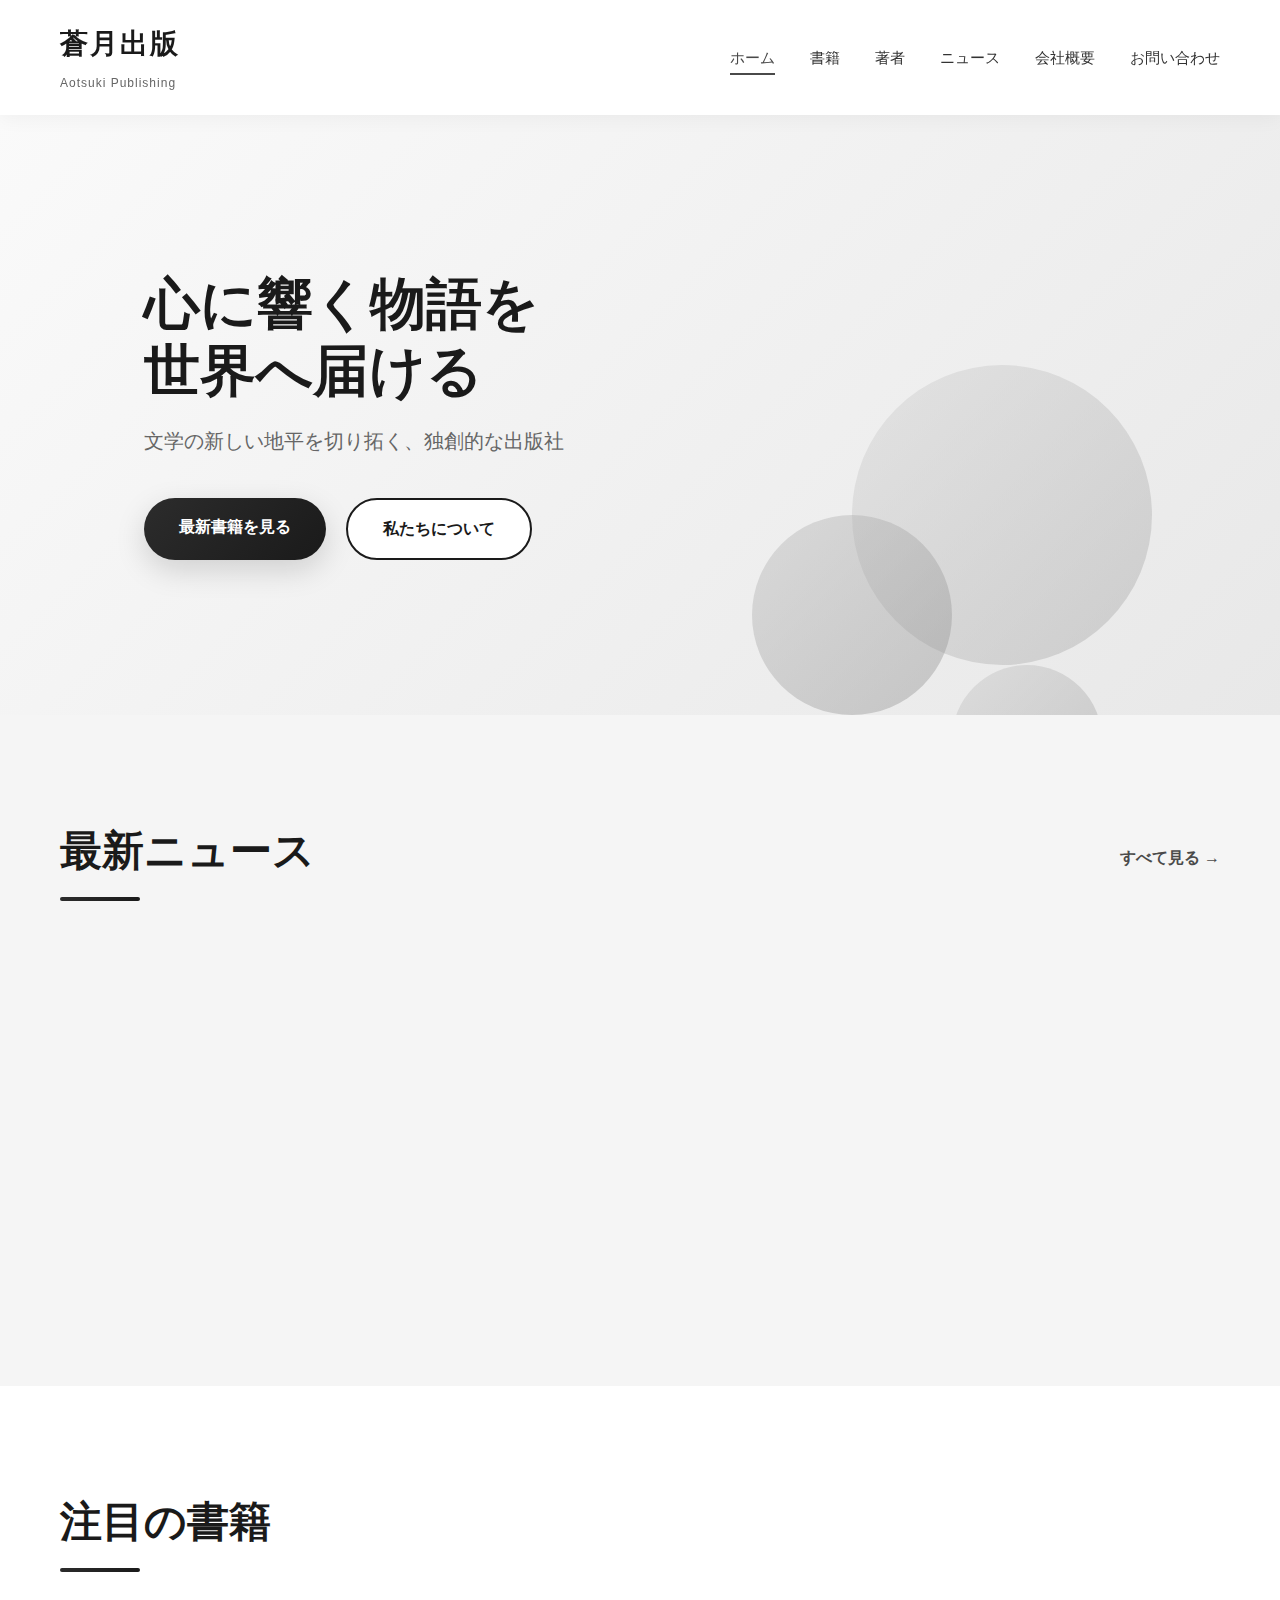
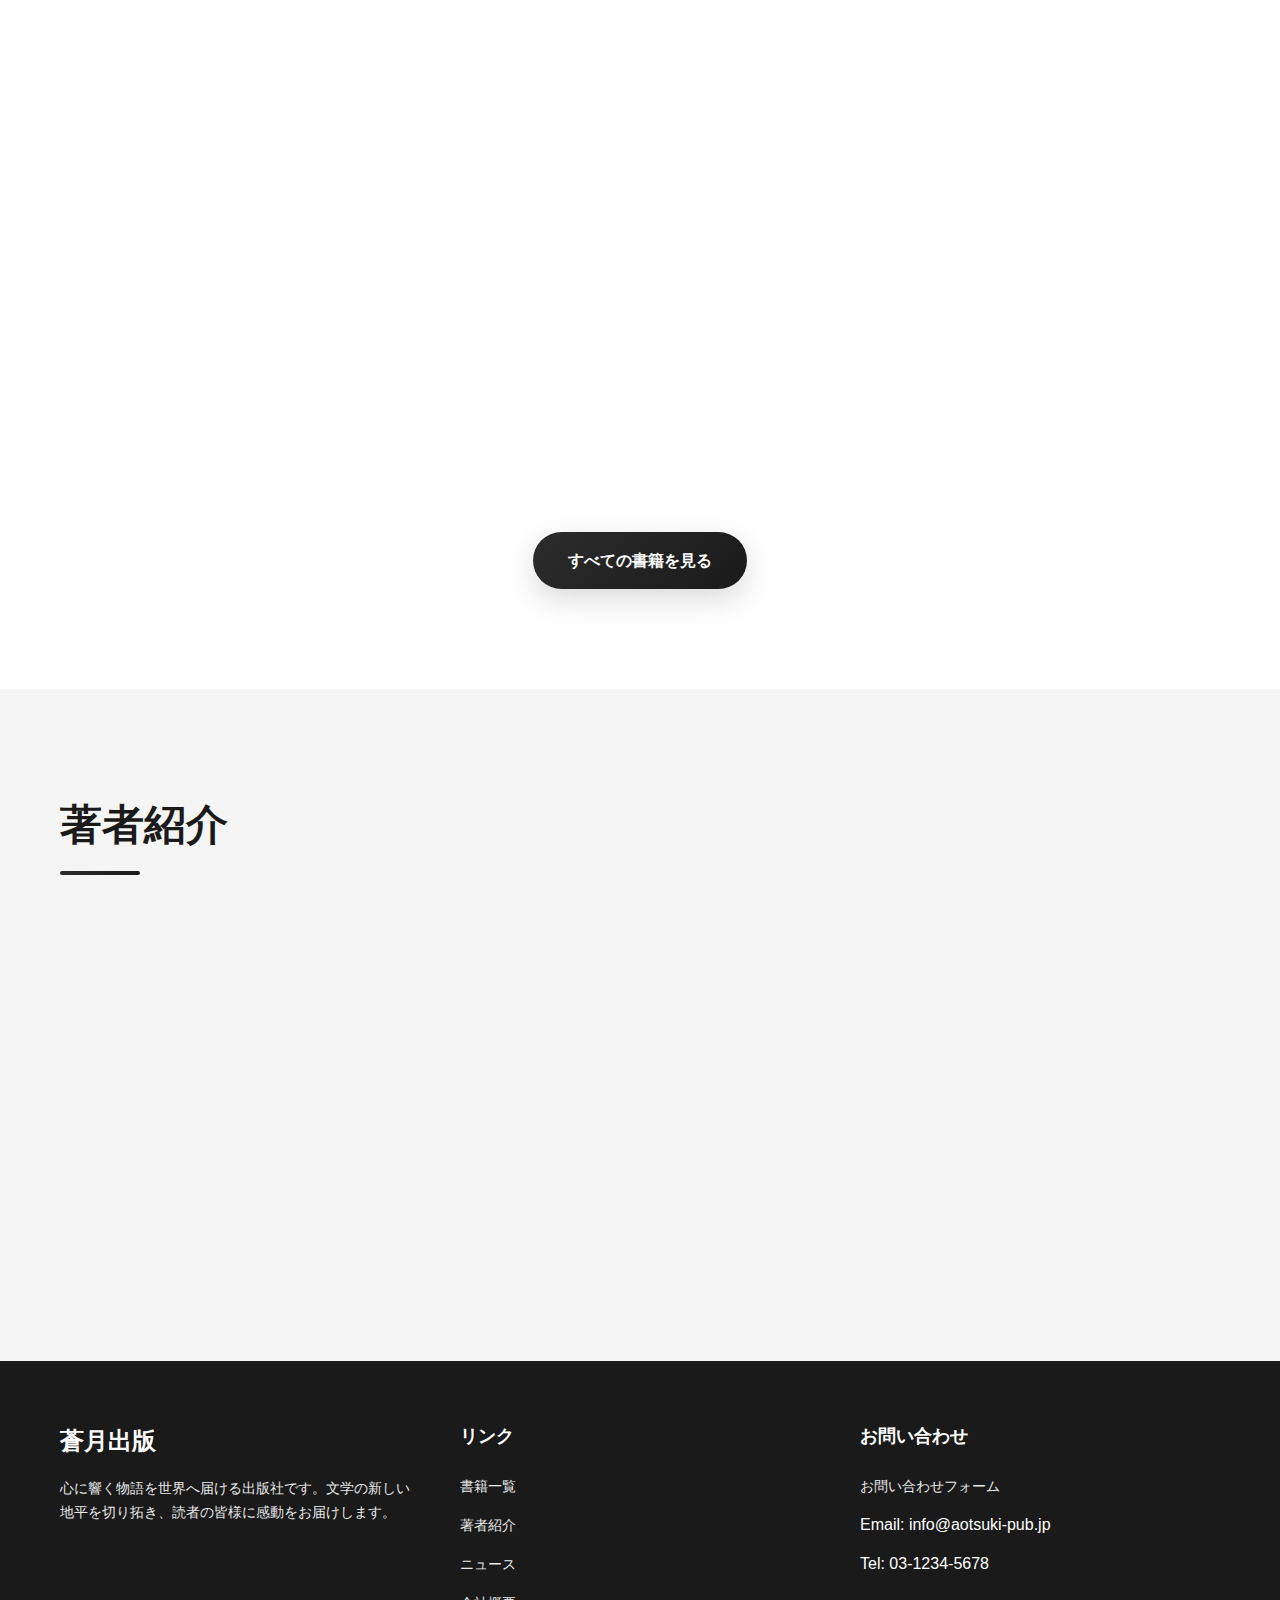
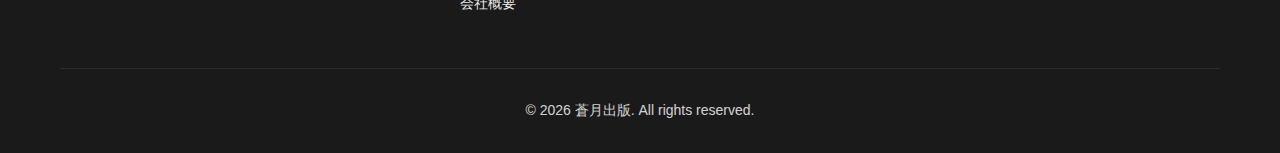
<file: index.html>
<!DOCTYPE html>
<html lang="ja">
<head>
    <meta charset="UTF-8">
    <meta name="viewport" content="width=device-width, initial-scale=1.0">
    <title>蒼月出版 - 心に響く物語を届ける</title>
    <link rel="stylesheet" href="styles.css">
</head>
<body>
    <!-- ヘッダー -->
    <header class="header">
        <div class="container">
            <div class="logo">
                <h1>蒼月出版</h1>
                <span class="logo-subtitle">Aotsuki Publishing</span>
            </div>
            <nav class="nav">
                <a href="index.html" class="nav-link active">ホーム</a>
                <a href="books.html" class="nav-link">書籍</a>
                <a href="authors.html" class="nav-link">著者</a>
                <a href="news.html" class="nav-link">ニュース</a>
                <a href="about.html" class="nav-link">会社概要</a>
                <a href="contact.html" class="nav-link">お問い合わせ</a>
            </nav>
            <button class="menu-toggle" id="menuToggle">
                <span></span>
                <span></span>
                <span></span>
            </button>
        </div>
    </header>

    <!-- ヒーローセクション -->
    <section class="hero">
        <div class="hero-content">
            <h2 class="hero-title">心に響く物語を<br>世界へ届ける</h2>
            <p class="hero-subtitle">文学の新しい地平を切り拓く、独創的な出版社</p>
            <div class="hero-buttons">
                <a href="books.html" class="btn btn-primary">最新書籍を見る</a>
                <a href="about.html" class="btn btn-secondary">私たちについて</a>
            </div>
        </div>
        <div class="hero-visual">
            <div class="hero-circle circle-1"></div>
            <div class="hero-circle circle-2"></div>
            <div class="hero-circle circle-3"></div>
        </div>
    </section>

    <!-- 最新ニュース -->
    <section class="news-section">
        <div class="container">
            <div class="section-header">
                <h2 class="section-title">最新ニュース</h2>
                <a href="news.html" class="view-all">すべて見る →</a>
            </div>
            <div class="news-grid">
                <article class="news-card featured">
                    <div class="news-date">2026.02.20</div>
                    <h3 class="news-title">第15回蒼月文学賞 受賞作品決定</h3>
                    <p class="news-excerpt">今年度の蒼月文学賞は、新進気鋭の作家・山田花子氏の「月光の記憶」に決定いたしました。審査員全員一致での選出となりました。</p>
                    <a href="news.html" class="news-link">続きを読む →</a>
                </article>
                <article class="news-card">
                    <div class="news-date">2026.02.15</div>
                    <h3 class="news-title">「時の彼方へ」が10万部突破</h3>
                    <p class="news-excerpt">佐藤太郎氏の最新作「時の彼方へ」が発売から3週間で10万部を突破しました。</p>
                    <a href="news.html" class="news-link">続きを読む →</a>
                </article>
                <article class="news-card">
                    <div class="news-date">2026.02.10</div>
                    <h3 class="news-title">春の新刊フェア開催のお知らせ</h3>
                    <p class="news-excerpt">3月1日より全国の書店にて春の新刊フェアを開催いたします。</p>
                    <a href="news.html" class="news-link">続きを読む →</a>
                </article>
            </div>
        </div>
    </section>

    <!-- 注目の書籍 -->
    <section class="books-section">
        <div class="container">
            <h2 class="section-title">注目の書籍</h2>
            <div class="books-grid">
                <div class="book-card">
                    <div class="book-cover">
                        <div class="book-placeholder" style="background: linear-gradient(135deg, #667eea 0%, #764ba2 100%);">
                            <span class="book-title-overlay">月光の記憶</span>
                        </div>
                    </div>
                    <div class="book-info">
                        <h3 class="book-title">月光の記憶</h3>
                        <p class="book-author">山田花子</p>
                        <p class="book-price">¥1,800</p>
                    </div>
                </div>
                <div class="book-card">
                    <div class="book-cover">
                        <div class="book-placeholder" style="background: linear-gradient(135deg, #f093fb 0%, #f5576c 100%);">
                            <span class="book-title-overlay">時の彼方へ</span>
                        </div>
                    </div>
                    <div class="book-info">
                        <h3 class="book-title">時の彼方へ</h3>
                        <p class="book-author">佐藤太郎</p>
                        <p class="book-price">¥2,200</p>
                    </div>
                </div>
                <div class="book-card">
                    <div class="book-cover">
                        <div class="book-placeholder" style="background: linear-gradient(135deg, #4facfe 0%, #00f2fe 100%);">
                            <span class="book-title-overlay">静寂の声</span>
                        </div>
                    </div>
                    <div class="book-info">
                        <h3 class="book-title">静寂の声</h3>
                        <p class="book-author">鈴木一郎</p>
                        <p class="book-price">¥1,600</p>
                    </div>
                </div>
                <div class="book-card">
                    <div class="book-cover">
                        <div class="book-placeholder" style="background: linear-gradient(135deg, #fa709a 0%, #fee140 100%);">
                            <span class="book-title-overlay">夢の終わり</span>
                        </div>
                    </div>
                    <div class="book-info">
                        <h3 class="book-title">夢の終わり</h3>
                        <p class="book-author">田中美咲</p>
                        <p class="book-price">¥1,900</p>
                    </div>
                </div>
            </div>
            <div class="text-center">
                <a href="books.html" class="btn btn-primary">すべての書籍を見る</a>
            </div>
        </div>
    </section>

    <!-- 著者紹介 -->
    <section class="authors-section">
        <div class="container">
            <h2 class="section-title">著者紹介</h2>
            <div class="authors-grid">
                <div class="author-card">
                    <div class="author-image">
                        <div class="author-placeholder">山</div>
                    </div>
                    <h3 class="author-name">山田花子</h3>
                    <p class="author-genre">現代文学</p>
                    <p class="author-bio">第15回蒼月文学賞受賞。繊細な心理描写と詩的な文体で注目を集める新進気鋭の作家。</p>
                </div>
                <div class="author-card">
                    <div class="author-image">
                        <div class="author-placeholder">佐</div>
                    </div>
                    <h3 class="author-name">佐藤太郎</h3>
                    <p class="author-genre">SF・ファンタジー</p>
                    <p class="author-bio">独創的な世界観と緻密な設定で多くの読者を魅了。代表作「時の彼方へ」は10万部突破。</p>
                </div>
                <div class="author-card">
                    <div class="author-image">
                        <div class="author-placeholder">鈴</div>
                    </div>
                    <h3 class="author-name">鈴木一郎</h3>
                    <p class="author-genre">ミステリー</p>
                    <p class="author-bio">緻密なトリックと人間ドラマの融合が特徴。ミステリー界の新星として期待される。</p>
                </div>
            </div>
        </div>
    </section>

    <!-- フッター -->
    <footer class="footer">
        <div class="container">
            <div class="footer-content">
                <div class="footer-section">
                    <h3 class="footer-title">蒼月出版</h3>
                    <p class="footer-text">心に響く物語を世界へ届ける出版社です。文学の新しい地平を切り拓き、読者の皆様に感動をお届けします。</p>
                </div>
                <div class="footer-section">
                    <h4 class="footer-heading">リンク</h4>
                    <ul class="footer-links">
                        <li><a href="books.html">書籍一覧</a></li>
                        <li><a href="authors.html">著者紹介</a></li>
                        <li><a href="news.html">ニュース</a></li>
                        <li><a href="about.html">会社概要</a></li>
                    </ul>
                </div>
                <div class="footer-section">
                    <h4 class="footer-heading">お問い合わせ</h4>
                    <ul class="footer-links">
                        <li><a href="contact.html">お問い合わせフォーム</a></li>
                        <li>Email: info@aotsuki-pub.jp</li>
                        <li>Tel: 03-1234-5678</li>
                    </ul>
                </div>
            </div>
            <div class="footer-bottom">
                <p>&copy; 2026 蒼月出版. All rights reserved.</p>
            </div>
        </div>
    </footer>

    <script src="script.js"></script>
</body>
</html>
</file>
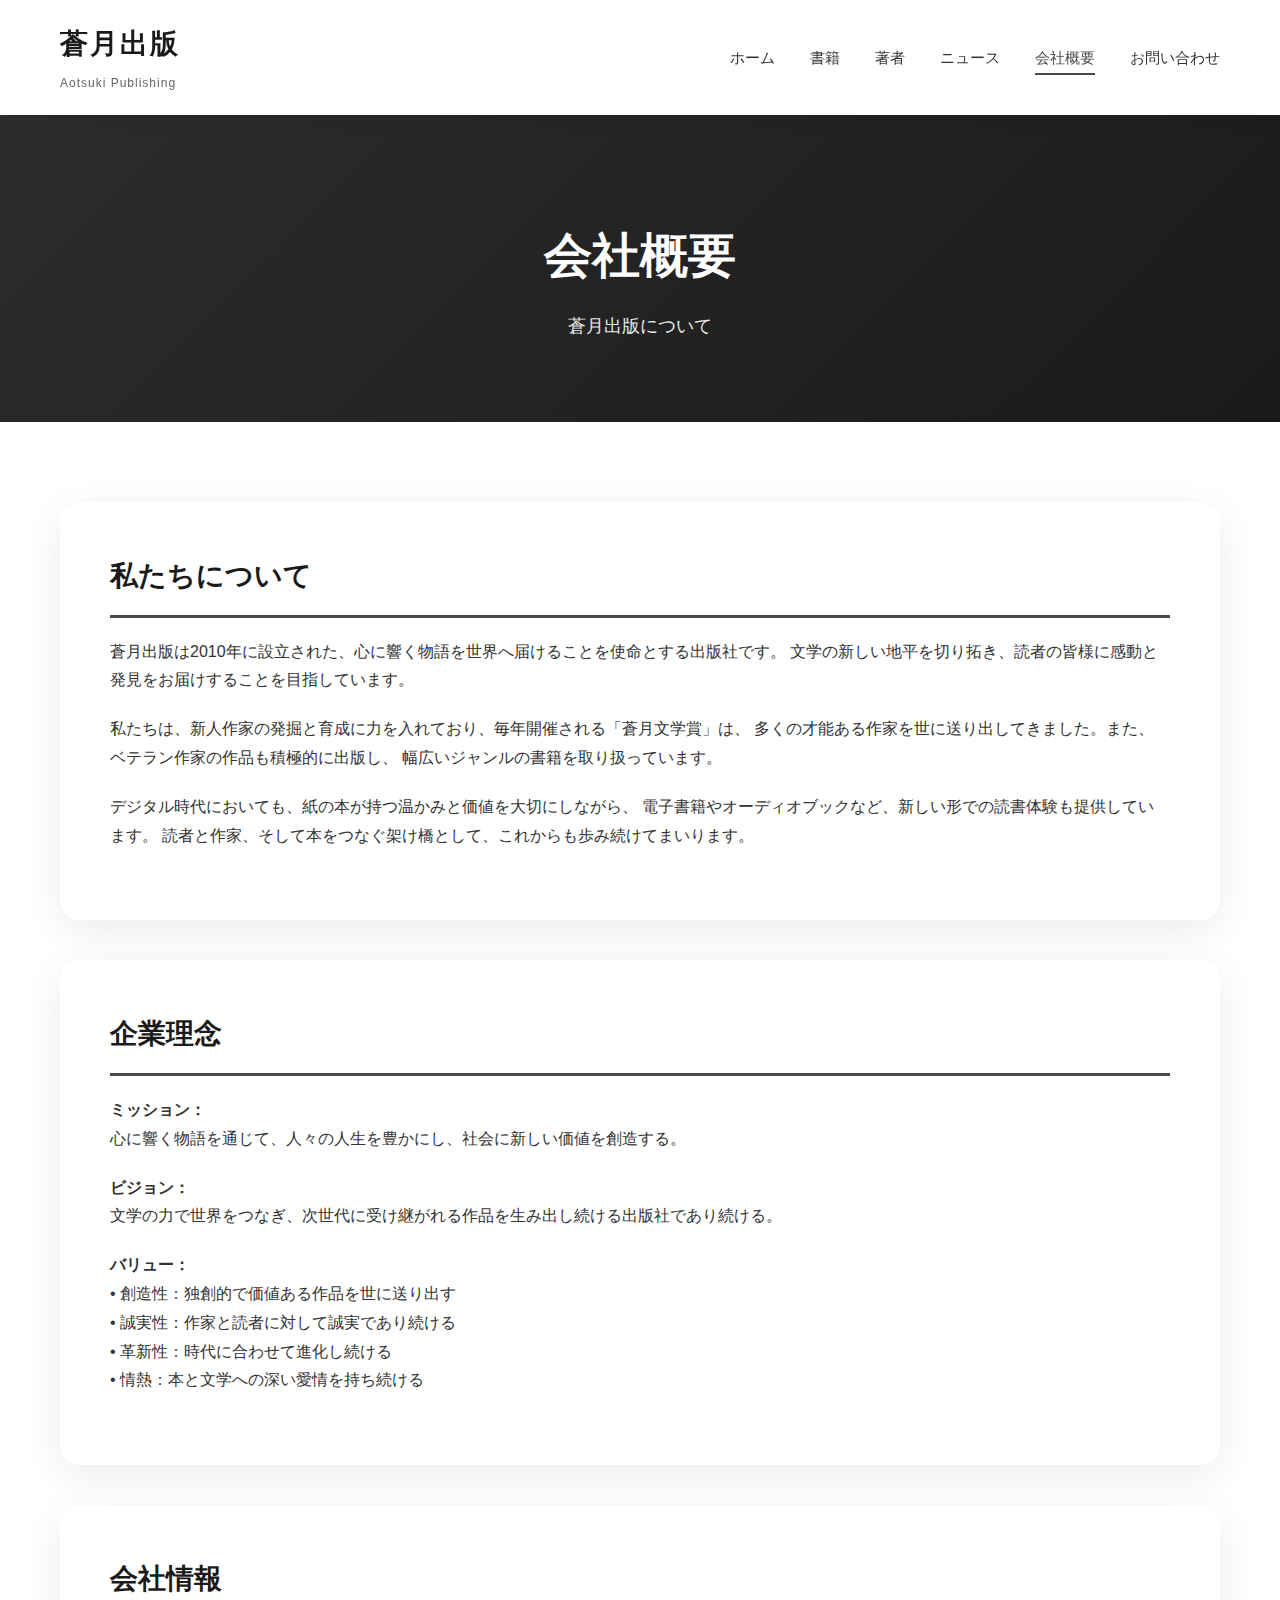
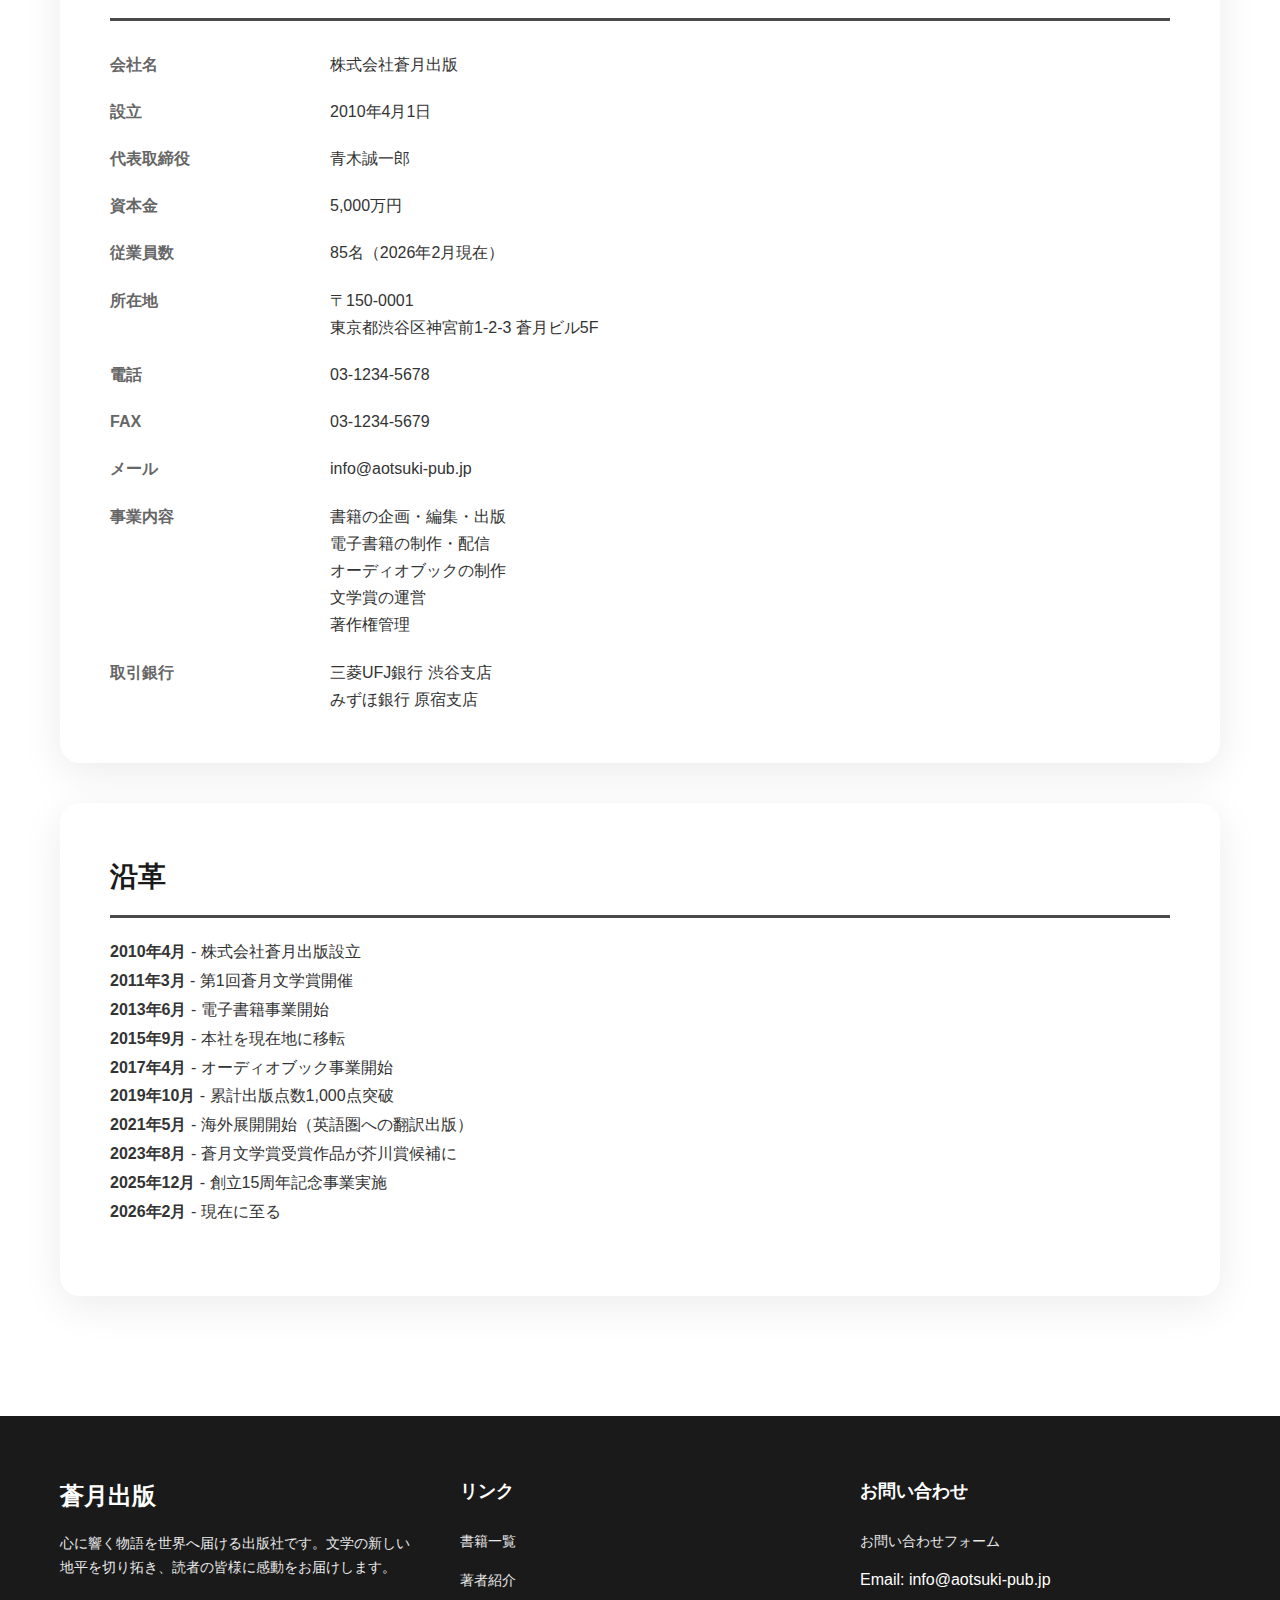
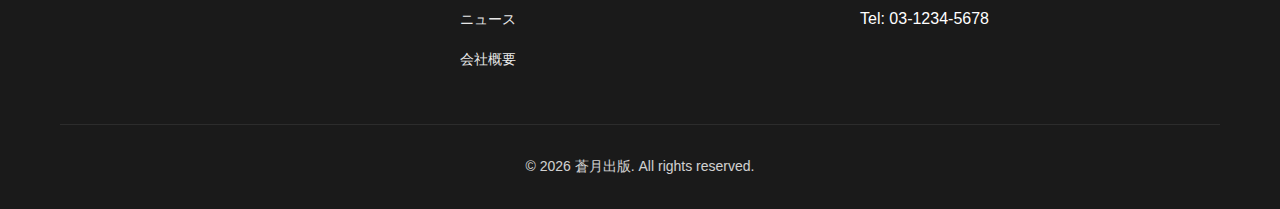
<file: about.html>
<!DOCTYPE html>
<html lang="ja">
<head>
    <meta charset="UTF-8">
    <meta name="viewport" content="width=device-width, initial-scale=1.0">
    <title>会社概要 - 蒼月出版</title>
    <link rel="stylesheet" href="styles.css">
    <link rel="stylesheet" href="pages.css">
</head>
<body>
    <!-- ヘッダー -->
    <header class="header">
        <div class="container">
            <div class="logo">
                <h1>蒼月出版</h1>
                <span class="logo-subtitle">Aotsuki Publishing</span>
            </div>
            <nav class="nav">
                <a href="index.html" class="nav-link">ホーム</a>
                <a href="books.html" class="nav-link">書籍</a>
                <a href="authors.html" class="nav-link">著者</a>
                <a href="news.html" class="nav-link">ニュース</a>
                <a href="about.html" class="nav-link active">会社概要</a>
                <a href="contact.html" class="nav-link">お問い合わせ</a>
            </nav>
            <button class="menu-toggle" id="menuToggle">
                <span></span>
                <span></span>
                <span></span>
            </button>
        </div>
    </header>

    <!-- ページヘッダー -->
    <section class="page-header">
        <div class="container">
            <h1 class="page-title">会社概要</h1>
            <p class="page-subtitle">蒼月出版について</p>
        </div>
    </section>

    <!-- 会社概要 -->
    <section class="about-section">
        <div class="container">
            <div class="about-content">
                <h2>私たちについて</h2>
                <p>
                    蒼月出版は2010年に設立された、心に響く物語を世界へ届けることを使命とする出版社です。
                    文学の新しい地平を切り拓き、読者の皆様に感動と発見をお届けすることを目指しています。
                </p>
                <p>
                    私たちは、新人作家の発掘と育成に力を入れており、毎年開催される「蒼月文学賞」は、
                    多くの才能ある作家を世に送り出してきました。また、ベテラン作家の作品も積極的に出版し、
                    幅広いジャンルの書籍を取り扱っています。
                </p>
                <p>
                    デジタル時代においても、紙の本が持つ温かみと価値を大切にしながら、
                    電子書籍やオーディオブックなど、新しい形での読書体験も提供しています。
                    読者と作家、そして本をつなぐ架け橋として、これからも歩み続けてまいります。
                </p>
            </div>

            <div class="about-content">
                <h2>企業理念</h2>
                <p>
                    <strong>ミッション：</strong><br>
                    心に響く物語を通じて、人々の人生を豊かにし、社会に新しい価値を創造する。
                </p>
                <p>
                    <strong>ビジョン：</strong><br>
                    文学の力で世界をつなぎ、次世代に受け継がれる作品を生み出し続ける出版社であり続ける。
                </p>
                <p>
                    <strong>バリュー：</strong><br>
                    • 創造性：独創的で価値ある作品を世に送り出す<br>
                    • 誠実性：作家と読者に対して誠実であり続ける<br>
                    • 革新性：時代に合わせて進化し続ける<br>
                    • 情熱：本と文学への深い愛情を持ち続ける
                </p>
            </div>

            <div class="about-content">
                <h2>会社情報</h2>
                <div class="company-info">
                    <div class="company-info-row">
                        <div class="company-info-label">会社名</div>
                        <div class="company-info-value">株式会社蒼月出版</div>
                    </div>
                    <div class="company-info-row">
                        <div class="company-info-label">設立</div>
                        <div class="company-info-value">2010年4月1日</div>
                    </div>
                    <div class="company-info-row">
                        <div class="company-info-label">代表取締役</div>
                        <div class="company-info-value">青木誠一郎</div>
                    </div>
                    <div class="company-info-row">
                        <div class="company-info-label">資本金</div>
                        <div class="company-info-value">5,000万円</div>
                    </div>
                    <div class="company-info-row">
                        <div class="company-info-label">従業員数</div>
                        <div class="company-info-value">85名（2026年2月現在）</div>
                    </div>
                    <div class="company-info-row">
                        <div class="company-info-label">所在地</div>
                        <div class="company-info-value">
                            〒150-0001<br>
                            東京都渋谷区神宮前1-2-3 蒼月ビル5F
                        </div>
                    </div>
                    <div class="company-info-row">
                        <div class="company-info-label">電話</div>
                        <div class="company-info-value">03-1234-5678</div>
                    </div>
                    <div class="company-info-row">
                        <div class="company-info-label">FAX</div>
                        <div class="company-info-value">03-1234-5679</div>
                    </div>
                    <div class="company-info-row">
                        <div class="company-info-label">メール</div>
                        <div class="company-info-value">info@aotsuki-pub.jp</div>
                    </div>
                    <div class="company-info-row">
                        <div class="company-info-label">事業内容</div>
                        <div class="company-info-value">
                            書籍の企画・編集・出版<br>
                            電子書籍の制作・配信<br>
                            オーディオブックの制作<br>
                            文学賞の運営<br>
                            著作権管理
                        </div>
                    </div>
                    <div class="company-info-row">
                        <div class="company-info-label">取引銀行</div>
                        <div class="company-info-value">
                            三菱UFJ銀行 渋谷支店<br>
                            みずほ銀行 原宿支店
                        </div>
                    </div>
                </div>
            </div>

            <div class="about-content">
                <h2>沿革</h2>
                <p>
                    <strong>2010年4月</strong> - 株式会社蒼月出版設立<br>
                    <strong>2011年3月</strong> - 第1回蒼月文学賞開催<br>
                    <strong>2013年6月</strong> - 電子書籍事業開始<br>
                    <strong>2015年9月</strong> - 本社を現在地に移転<br>
                    <strong>2017年4月</strong> - オーディオブック事業開始<br>
                    <strong>2019年10月</strong> - 累計出版点数1,000点突破<br>
                    <strong>2021年5月</strong> - 海外展開開始（英語圏への翻訳出版）<br>
                    <strong>2023年8月</strong> - 蒼月文学賞受賞作品が芥川賞候補に<br>
                    <strong>2025年12月</strong> - 創立15周年記念事業実施<br>
                    <strong>2026年2月</strong> - 現在に至る
                </p>
            </div>
        </div>
    </section>

    <!-- フッター -->
    <footer class="footer">
        <div class="container">
            <div class="footer-content">
                <div class="footer-section">
                    <h3 class="footer-title">蒼月出版</h3>
                    <p class="footer-text">心に響く物語を世界へ届ける出版社です。文学の新しい地平を切り拓き、読者の皆様に感動をお届けします。</p>
                </div>
                <div class="footer-section">
                    <h4 class="footer-heading">リンク</h4>
                    <ul class="footer-links">
                        <li><a href="books.html">書籍一覧</a></li>
                        <li><a href="authors.html">著者紹介</a></li>
                        <li><a href="news.html">ニュース</a></li>
                        <li><a href="about.html">会社概要</a></li>
                    </ul>
                </div>
                <div class="footer-section">
                    <h4 class="footer-heading">お問い合わせ</h4>
                    <ul class="footer-links">
                        <li><a href="contact.html">お問い合わせフォーム</a></li>
                        <li>Email: info@aotsuki-pub.jp</li>
                        <li>Tel: 03-1234-5678</li>
                    </ul>
                </div>
            </div>
            <div class="footer-bottom">
                <p>&copy; 2026 蒼月出版. All rights reserved.</p>
            </div>
        </div>
    </footer>

    <script src="script.js"></script>
</body>
</html>
</file>
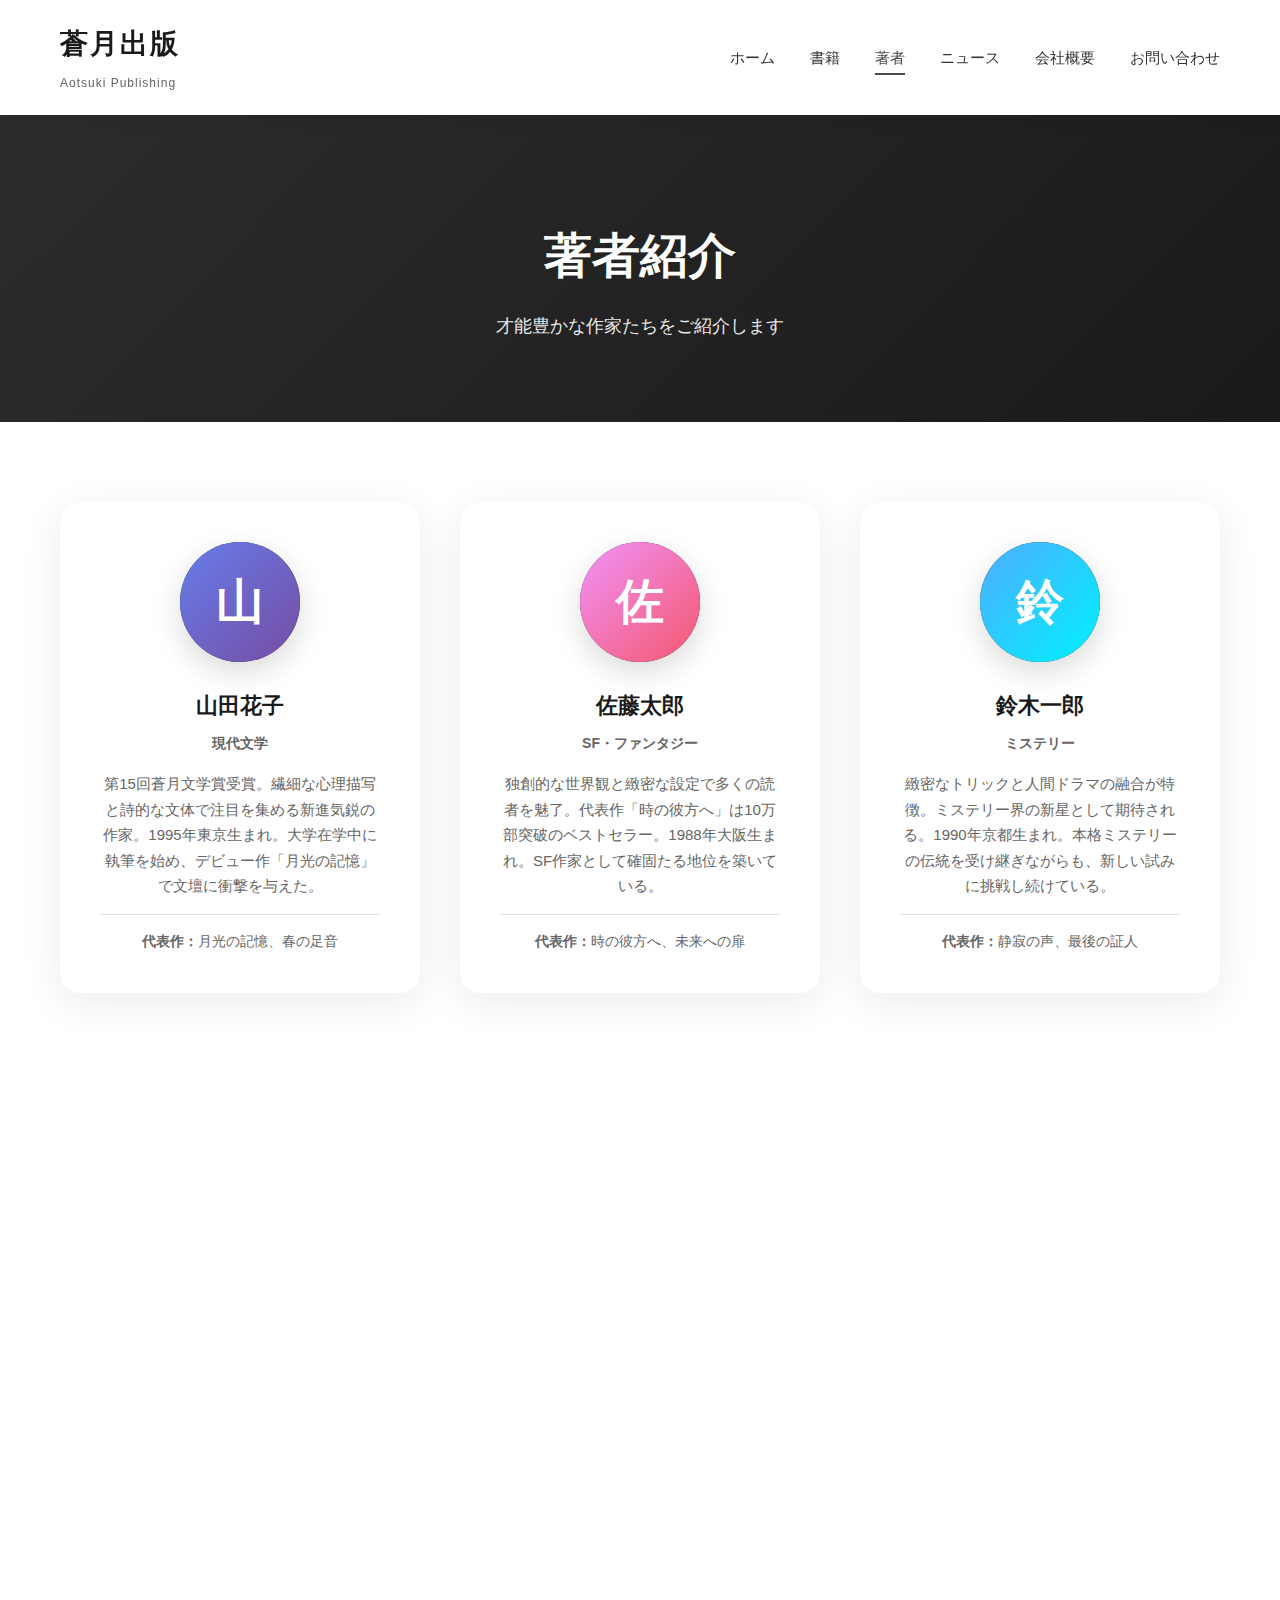
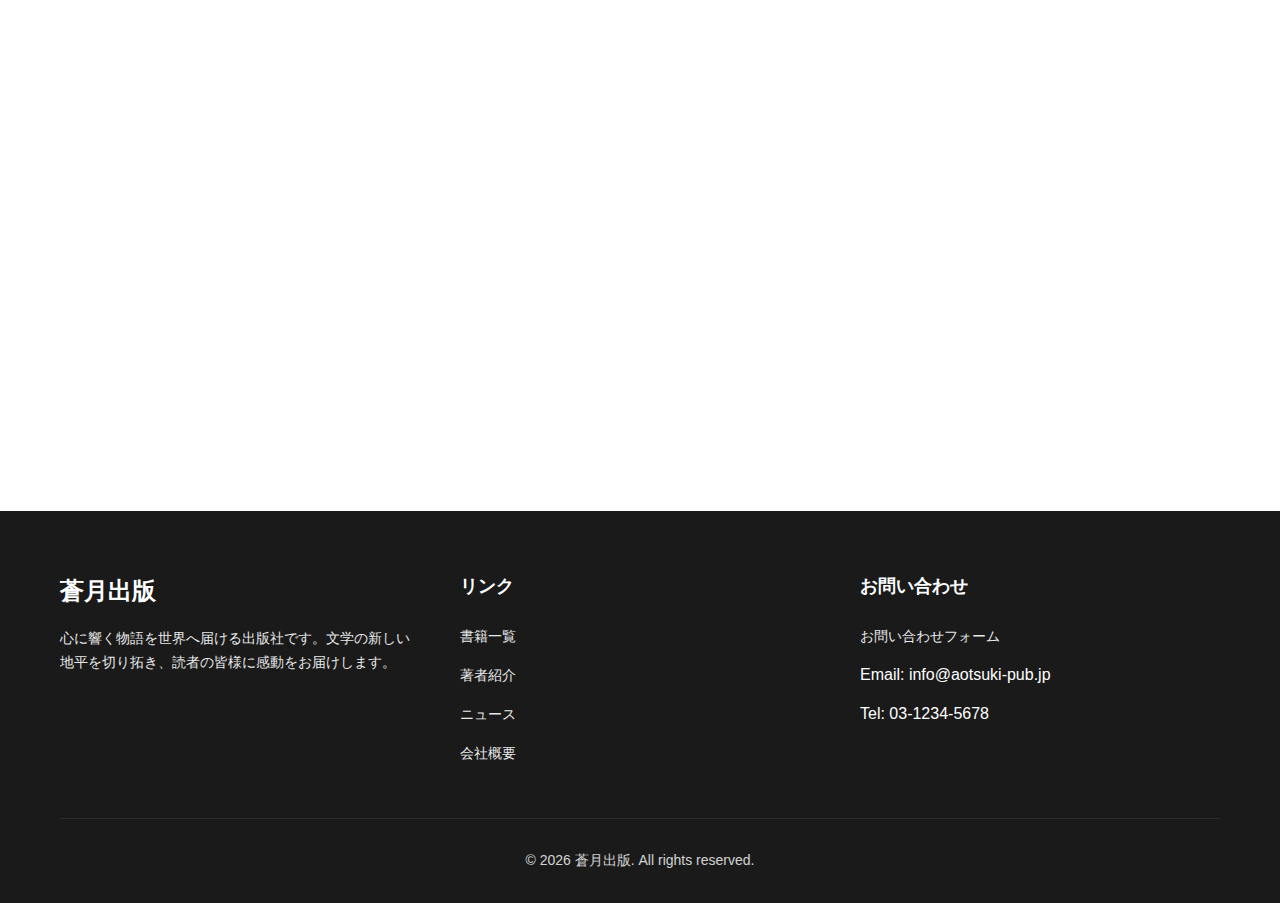
<file: authors.html>
<!DOCTYPE html>
<html lang="ja">
<head>
    <meta charset="UTF-8">
    <meta name="viewport" content="width=device-width, initial-scale=1.0">
    <title>著者紹介 - 蒼月出版</title>
    <link rel="stylesheet" href="styles.css">
    <link rel="stylesheet" href="pages.css">
</head>
<body>
    <!-- ヘッダー -->
    <header class="header">
        <div class="container">
            <div class="logo">
                <h1>蒼月出版</h1>
                <span class="logo-subtitle">Aotsuki Publishing</span>
            </div>
            <nav class="nav">
                <a href="index.html" class="nav-link">ホーム</a>
                <a href="books.html" class="nav-link">書籍</a>
                <a href="authors.html" class="nav-link active">著者</a>
                <a href="news.html" class="nav-link">ニュース</a>
                <a href="about.html" class="nav-link">会社概要</a>
                <a href="contact.html" class="nav-link">お問い合わせ</a>
            </nav>
            <button class="menu-toggle" id="menuToggle">
                <span></span>
                <span></span>
                <span></span>
            </button>
        </div>
    </header>

    <!-- ページヘッダー -->
    <section class="page-header">
        <div class="container">
            <h1 class="page-title">著者紹介</h1>
            <p class="page-subtitle">才能豊かな作家たちをご紹介します</p>
        </div>
    </section>

    <!-- 著者一覧 -->
    <section class="authors-list-section">
        <div class="container">
            <div class="authors-grid">
                <div class="author-card">
                    <div class="author-image">
                        <div class="author-placeholder" style="background: linear-gradient(135deg, #667eea 0%, #764ba2 100%);">山</div>
                    </div>
                    <h3 class="author-name">山田花子</h3>
                    <p class="author-genre">現代文学</p>
                    <p class="author-bio">第15回蒼月文学賞受賞。繊細な心理描写と詩的な文体で注目を集める新進気鋭の作家。1995年東京生まれ。大学在学中に執筆を始め、デビュー作「月光の記憶」で文壇に衝撃を与えた。</p>
                    <div class="author-works">
                        <strong>代表作：</strong>月光の記憶、春の足音
                    </div>
                </div>

                <div class="author-card">
                    <div class="author-image">
                        <div class="author-placeholder" style="background: linear-gradient(135deg, #f093fb 0%, #f5576c 100%);">佐</div>
                    </div>
                    <h3 class="author-name">佐藤太郎</h3>
                    <p class="author-genre">SF・ファンタジー</p>
                    <p class="author-bio">独創的な世界観と緻密な設定で多くの読者を魅了。代表作「時の彼方へ」は10万部突破のベストセラー。1988年大阪生まれ。SF作家として確固たる地位を築いている。</p>
                    <div class="author-works">
                        <strong>代表作：</strong>時の彼方へ、未来への扉
                    </div>
                </div>

                <div class="author-card">
                    <div class="author-image">
                        <div class="author-placeholder" style="background: linear-gradient(135deg, #4facfe 0%, #00f2fe 100%);">鈴</div>
                    </div>
                    <h3 class="author-name">鈴木一郎</h3>
                    <p class="author-genre">ミステリー</p>
                    <p class="author-bio">緻密なトリックと人間ドラマの融合が特徴。ミステリー界の新星として期待される。1990年京都生まれ。本格ミステリーの伝統を受け継ぎながらも、新しい試みに挑戦し続けている。</p>
                    <div class="author-works">
                        <strong>代表作：</strong>静寂の声、最後の証人
                    </div>
                </div>

                <div class="author-card">
                    <div class="author-image">
                        <div class="author-placeholder" style="background: linear-gradient(135deg, #fa709a 0%, #fee140 100%);">田</div>
                    </div>
                    <h3 class="author-name">田中美咲</h3>
                    <p class="author-genre">現代文学</p>
                    <p class="author-bio">青春小説の旗手として活躍。切なくも美しい物語で若い世代から絶大な支持を得ている。1992年福岡生まれ。自身の経験を基にした作品は多くの共感を呼んでいる。</p>
                    <div class="author-works">
                        <strong>代表作：</strong>夢の終わり
                    </div>
                </div>

                <div class="author-card">
                    <div class="author-image">
                        <div class="author-placeholder" style="background: linear-gradient(135deg, #30cfd0 0%, #330867 100%);">高</div>
                    </div>
                    <h3 class="author-name">高橋次郎</h3>
                    <p class="author-genre">エッセイ</p>
                    <p class="author-bio">日常の中に潜む小さな発見と喜びを綴るエッセイストとして人気。温かみのある文章で読者の心を癒す。1975年北海道生まれ。長年の編集者経験を活かした作品が特徴。</p>
                    <div class="author-works">
                        <strong>代表作：</strong>日々の断片
                    </div>
                </div>

                <div class="author-card">
                    <div class="author-image">
                        <div class="author-placeholder" style="background: linear-gradient(135deg, #a8edea 0%, #fed6e3 100%);">伊</div>
                    </div>
                    <h3 class="author-name">伊藤花音</h3>
                    <p class="author-genre">ミステリー</p>
                    <p class="author-bio">女性ならではの視点で描かれるミステリーが好評。心理描写の巧みさに定評がある。1993年神奈川生まれ。デビュー以来、着実にファンを増やしている。</p>
                    <div class="author-works">
                        <strong>代表作：</strong>霧の中の真実
                    </div>
                </div>

                <div class="author-card">
                    <div class="author-image">
                        <div class="author-placeholder" style="background: linear-gradient(135deg, #ff9a9e 0%, #fecfef 100%);">中</div>
                    </div>
                    <h3 class="author-name">中村光</h3>
                    <p class="author-genre">ファンタジー</p>
                    <p class="author-bio">幻想的な世界観と美しい文章で読者を魅了するファンタジー作家。1985年広島生まれ。児童文学から大人向けファンタジーまで幅広く執筆している。</p>
                    <div class="author-works">
                        <strong>代表作：</strong>星降る夜に
                    </div>
                </div>

                <div class="author-card">
                    <div class="author-image">
                        <div class="author-placeholder" style="background: linear-gradient(135deg, #ffecd2 0%, #fcb69f 100%);">小</div>
                    </div>
                    <h3 class="author-name">小林真理</h3>
                    <p class="author-genre">現代文学</p>
                    <p class="author-bio">記憶と時間をテーマにした作品で高い評価を受ける。静謐な文体が特徴。1987年長野生まれ。文学賞の候補に何度も名を連ねる実力派作家。</p>
                    <div class="author-works">
                        <strong>代表作：</strong>風の記憶
                    </div>
                </div>

                <div class="author-card">
                    <div class="author-image">
                        <div class="author-placeholder" style="background: linear-gradient(135deg, #e0c3fc 0%, #8ec5fc 100%);">渡</div>
                    </div>
                    <h3 class="author-name">渡辺健太</h3>
                    <p class="author-genre">エッセイ</p>
                    <p class="author-bio">読書と珈琲をこよなく愛するエッセイスト。書店員としての経験を活かした作品が人気。1980年東京生まれ。本と人をつなぐ活動にも力を入れている。</p>
                    <div class="author-works">
                        <strong>代表作：</strong>本と珈琲
                    </div>
                </div>
            </div>
        </div>
    </section>

    <!-- フッター -->
    <footer class="footer">
        <div class="container">
            <div class="footer-content">
                <div class="footer-section">
                    <h3 class="footer-title">蒼月出版</h3>
                    <p class="footer-text">心に響く物語を世界へ届ける出版社です。文学の新しい地平を切り拓き、読者の皆様に感動をお届けします。</p>
                </div>
                <div class="footer-section">
                    <h4 class="footer-heading">リンク</h4>
                    <ul class="footer-links">
                        <li><a href="books.html">書籍一覧</a></li>
                        <li><a href="authors.html">著者紹介</a></li>
                        <li><a href="news.html">ニュース</a></li>
                        <li><a href="about.html">会社概要</a></li>
                    </ul>
                </div>
                <div class="footer-section">
                    <h4 class="footer-heading">お問い合わせ</h4>
                    <ul class="footer-links">
                        <li><a href="contact.html">お問い合わせフォーム</a></li>
                        <li>Email: info@aotsuki-pub.jp</li>
                        <li>Tel: 03-1234-5678</li>
                    </ul>
                </div>
            </div>
            <div class="footer-bottom">
                <p>&copy; 2026 蒼月出版. All rights reserved.</p>
            </div>
        </div>
    </footer>

    <script src="script.js"></script>
</body>
</html>
</file>
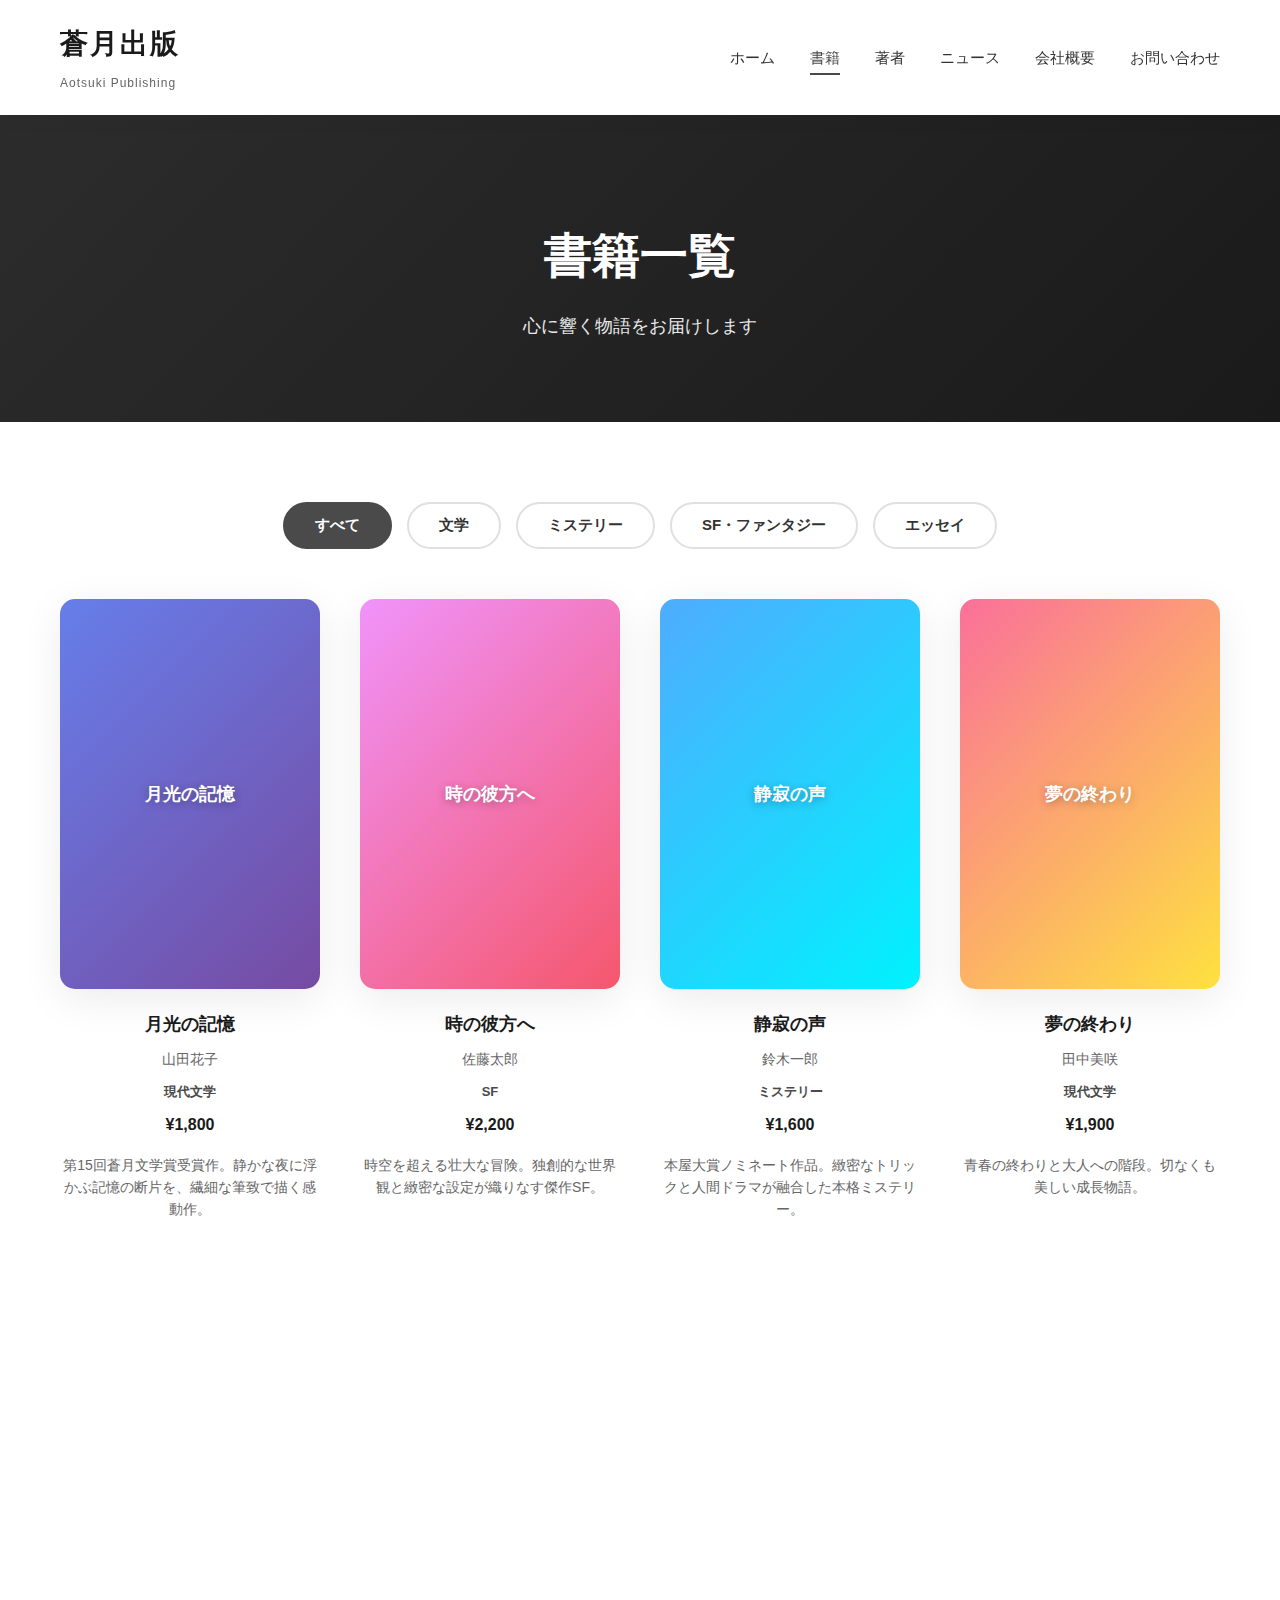
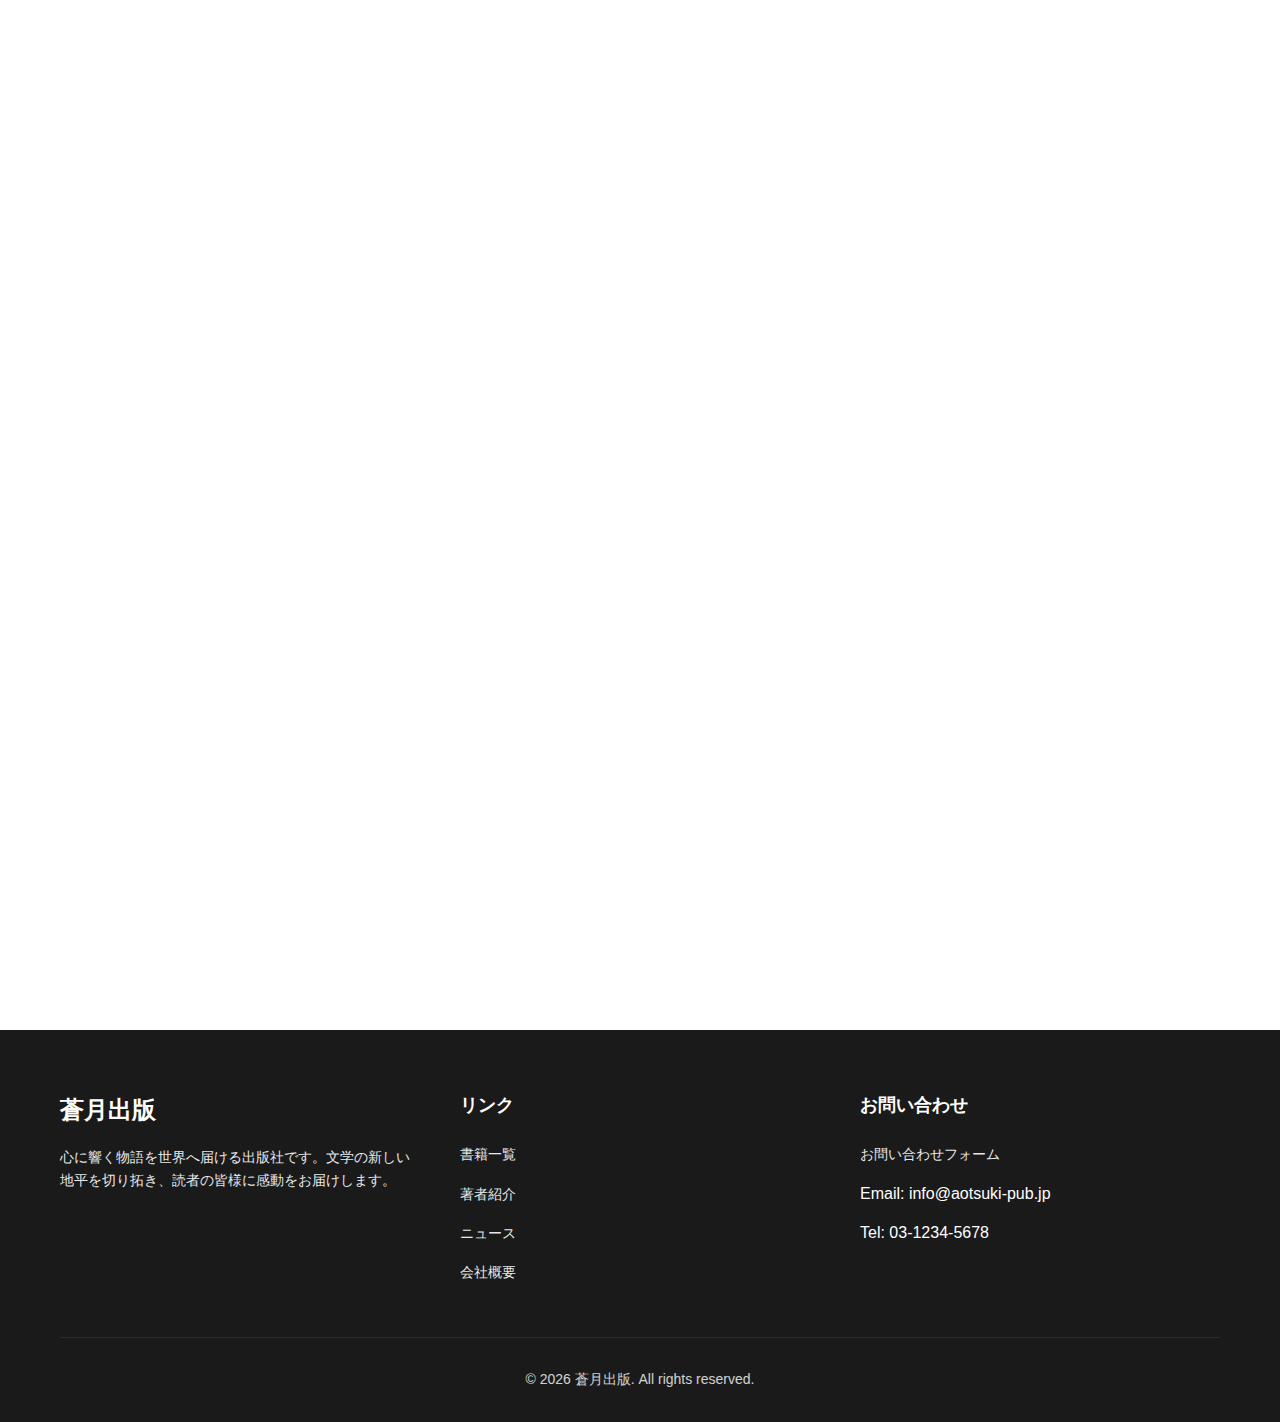
<file: books.html>
<!DOCTYPE html>
<html lang="ja">
<head>
    <meta charset="UTF-8">
    <meta name="viewport" content="width=device-width, initial-scale=1.0">
    <title>書籍一覧 - 蒼月出版</title>
    <link rel="stylesheet" href="styles.css">
    <link rel="stylesheet" href="pages.css">
</head>
<body>
    <!-- ヘッダー -->
    <header class="header">
        <div class="container">
            <div class="logo">
                <h1>蒼月出版</h1>
                <span class="logo-subtitle">Aotsuki Publishing</span>
            </div>
            <nav class="nav">
                <a href="index.html" class="nav-link">ホーム</a>
                <a href="books.html" class="nav-link active">書籍</a>
                <a href="authors.html" class="nav-link">著者</a>
                <a href="news.html" class="nav-link">ニュース</a>
                <a href="about.html" class="nav-link">会社概要</a>
                <a href="contact.html" class="nav-link">お問い合わせ</a>
            </nav>
            <button class="menu-toggle" id="menuToggle">
                <span></span>
                <span></span>
                <span></span>
            </button>
        </div>
    </header>

    <!-- ページヘッダー -->
    <section class="page-header">
        <div class="container">
            <h1 class="page-title">書籍一覧</h1>
            <p class="page-subtitle">心に響く物語をお届けします</p>
        </div>
    </section>

    <!-- 書籍一覧 -->
    <section class="books-list-section">
        <div class="container">
            <div class="books-filters">
                <button class="filter-btn active" data-genre="all">すべて</button>
                <button class="filter-btn" data-genre="literature">文学</button>
                <button class="filter-btn" data-genre="mystery">ミステリー</button>
                <button class="filter-btn" data-genre="sf">SF・ファンタジー</button>
                <button class="filter-btn" data-genre="essay">エッセイ</button>
            </div>

            <div class="books-grid">
                <div class="book-card" data-genre="literature">
                    <div class="book-cover">
                        <div class="book-placeholder" style="background: linear-gradient(135deg, #667eea 0%, #764ba2 100%);">
                            <span class="book-title-overlay">月光の記憶</span>
                        </div>
                    </div>
                    <div class="book-info">
                        <h3 class="book-title">月光の記憶</h3>
                        <p class="book-author">山田花子</p>
                        <p class="book-genre">現代文学</p>
                        <p class="book-price">¥1,800</p>
                        <p class="book-description">第15回蒼月文学賞受賞作。静かな夜に浮かぶ記憶の断片を、繊細な筆致で描く感動作。</p>
                    </div>
                </div>

                <div class="book-card" data-genre="sf">
                    <div class="book-cover">
                        <div class="book-placeholder" style="background: linear-gradient(135deg, #f093fb 0%, #f5576c 100%);">
                            <span class="book-title-overlay">時の彼方へ</span>
                        </div>
                    </div>
                    <div class="book-info">
                        <h3 class="book-title">時の彼方へ</h3>
                        <p class="book-author">佐藤太郎</p>
                        <p class="book-genre">SF</p>
                        <p class="book-price">¥2,200</p>
                        <p class="book-description">時空を超える壮大な冒険。独創的な世界観と緻密な設定が織りなす傑作SF。</p>
                    </div>
                </div>

                <div class="book-card" data-genre="mystery">
                    <div class="book-cover">
                        <div class="book-placeholder" style="background: linear-gradient(135deg, #4facfe 0%, #00f2fe 100%);">
                            <span class="book-title-overlay">静寂の声</span>
                        </div>
                    </div>
                    <div class="book-info">
                        <h3 class="book-title">静寂の声</h3>
                        <p class="book-author">鈴木一郎</p>
                        <p class="book-genre">ミステリー</p>
                        <p class="book-price">¥1,600</p>
                        <p class="book-description">本屋大賞ノミネート作品。緻密なトリックと人間ドラマが融合した本格ミステリー。</p>
                    </div>
                </div>

                <div class="book-card" data-genre="literature">
                    <div class="book-cover">
                        <div class="book-placeholder" style="background: linear-gradient(135deg, #fa709a 0%, #fee140 100%);">
                            <span class="book-title-overlay">夢の終わり</span>
                        </div>
                    </div>
                    <div class="book-info">
                        <h3 class="book-title">夢の終わり</h3>
                        <p class="book-author">田中美咲</p>
                        <p class="book-genre">現代文学</p>
                        <p class="book-price">¥1,900</p>
                        <p class="book-description">青春の終わりと大人への階段。切なくも美しい成長物語。</p>
                    </div>
                </div>

                <div class="book-card" data-genre="essay">
                    <div class="book-cover">
                        <div class="book-placeholder" style="background: linear-gradient(135deg, #30cfd0 0%, #330867 100%);">
                            <span class="book-title-overlay">日々の断片</span>
                        </div>
                    </div>
                    <div class="book-info">
                        <h3 class="book-title">日々の断片</h3>
                        <p class="book-author">高橋次郎</p>
                        <p class="book-genre">エッセイ</p>
                        <p class="book-price">¥1,500</p>
                        <p class="book-description">日常の中に潜む小さな発見と喜び。心温まるエッセイ集。</p>
                    </div>
                </div>

                <div class="book-card" data-genre="mystery">
                    <div class="book-cover">
                        <div class="book-placeholder" style="background: linear-gradient(135deg, #a8edea 0%, #fed6e3 100%);">
                            <span class="book-title-overlay">霧の中の真実</span>
                        </div>
                    </div>
                    <div class="book-info">
                        <h3 class="book-title">霧の中の真実</h3>
                        <p class="book-author">伊藤花音</p>
                        <p class="book-genre">ミステリー</p>
                        <p class="book-price">¥1,700</p>
                        <p class="book-description">霧に包まれた小さな町で起きる連続事件。真相は意外な場所に。</p>
                    </div>
                </div>

                <div class="book-card" data-genre="sf">
                    <div class="book-cover">
                        <div class="book-placeholder" style="background: linear-gradient(135deg, #ff9a9e 0%, #fecfef 100%);">
                            <span class="book-title-overlay">星降る夜に</span>
                        </div>
                    </div>
                    <div class="book-info">
                        <h3 class="book-title">星降る夜に</h3>
                        <p class="book-author">中村光</p>
                        <p class="book-genre">ファンタジー</p>
                        <p class="book-price">¥2,000</p>
                        <p class="book-description">星々が降り注ぐ夜、少女は運命の扉を開く。幻想的なファンタジー。</p>
                    </div>
                </div>

                <div class="book-card" data-genre="literature">
                    <div class="book-cover">
                        <div class="book-placeholder" style="background: linear-gradient(135deg, #ffecd2 0%, #fcb69f 100%);">
                            <span class="book-title-overlay">風の記憶</span>
                        </div>
                    </div>
                    <div class="book-info">
                        <h3 class="book-title">風の記憶</h3>
                        <p class="book-author">小林真理</p>
                        <p class="book-genre">現代文学</p>
                        <p class="book-price">¥1,650</p>
                        <p class="book-description">風が運ぶ懐かしい記憶。失われた時を求める旅の物語。</p>
                    </div>
                </div>

                <div class="book-card" data-genre="essay">
                    <div class="book-cover">
                        <div class="book-placeholder" style="background: linear-gradient(135deg, #e0c3fc 0%, #8ec5fc 100%);">
                            <span class="book-title-overlay">本と珈琲</span>
                        </div>
                    </div>
                    <div class="book-info">
                        <h3 class="book-title">本と珈琲</h3>
                        <p class="book-author">渡辺健太</p>
                        <p class="book-genre">エッセイ</p>
                        <p class="book-price">¥1,400</p>
                        <p class="book-description">読書と珈琲をこよなく愛する著者が綴る、至福の時間。</p>
                    </div>
                </div>

                <div class="book-card" data-genre="sf">
                    <div class="book-cover">
                        <div class="book-placeholder" style="background: linear-gradient(135deg, #f77062 0%, #fe5196 100%);">
                            <span class="book-title-overlay">未来への扉</span>
                        </div>
                    </div>
                    <div class="book-info">
                        <h3 class="book-title">未来への扉</h3>
                        <p class="book-author">佐藤太郎</p>
                        <p class="book-genre">SF</p>
                        <p class="book-price">¥2,100</p>
                        <p class="book-description">「時の彼方へ」に続く待望の第2弾。さらに深まる謎と冒険。</p>
                    </div>
                </div>

                <div class="book-card" data-genre="mystery">
                    <div class="book-cover">
                        <div class="book-placeholder" style="background: linear-gradient(135deg, #c471f5 0%, #fa71cd 100%);">
                            <span class="book-title-overlay">最後の証人</span>
                        </div>
                    </div>
                    <div class="book-info">
                        <h3 class="book-title">最後の証人</h3>
                        <p class="book-author">鈴木一郎</p>
                        <p class="book-genre">ミステリー</p>
                        <p class="book-price">¥1,800</p>
                        <p class="book-description">事件の鍵を握る最後の証人。しかし彼の証言には矛盾が。</p>
                    </div>
                </div>

                <div class="book-card" data-genre="literature">
                    <div class="book-cover">
                        <div class="book-placeholder" style="background: linear-gradient(135deg, #fbc2eb 0%, #a6c1ee 100%);">
                            <span class="book-title-overlay">春の足音</span>
                        </div>
                    </div>
                    <div class="book-info">
                        <h3 class="book-title">春の足音</h3>
                        <p class="book-author">山田花子</p>
                        <p class="book-genre">現代文学</p>
                        <p class="book-price">¥1,750</p>
                        <p class="book-description">冬の終わりに聞こえる春の足音。新しい季節への期待と不安。</p>
                    </div>
                </div>
            </div>
        </div>
    </section>

    <!-- フッター -->
    <footer class="footer">
        <div class="container">
            <div class="footer-content">
                <div class="footer-section">
                    <h3 class="footer-title">蒼月出版</h3>
                    <p class="footer-text">心に響く物語を世界へ届ける出版社です。文学の新しい地平を切り拓き、読者の皆様に感動をお届けします。</p>
                </div>
                <div class="footer-section">
                    <h4 class="footer-heading">リンク</h4>
                    <ul class="footer-links">
                        <li><a href="books.html">書籍一覧</a></li>
                        <li><a href="authors.html">著者紹介</a></li>
                        <li><a href="news.html">ニュース</a></li>
                        <li><a href="about.html">会社概要</a></li>
                    </ul>
                </div>
                <div class="footer-section">
                    <h4 class="footer-heading">お問い合わせ</h4>
                    <ul class="footer-links">
                        <li><a href="contact.html">お問い合わせフォーム</a></li>
                        <li>Email: info@aotsuki-pub.jp</li>
                        <li>Tel: 03-1234-5678</li>
                    </ul>
                </div>
            </div>
            <div class="footer-bottom">
                <p>&copy; 2026 蒼月出版. All rights reserved.</p>
            </div>
        </div>
    </footer>

    <script src="script.js"></script>
    <script src="books.js"></script>
</body>
</html>
</file>
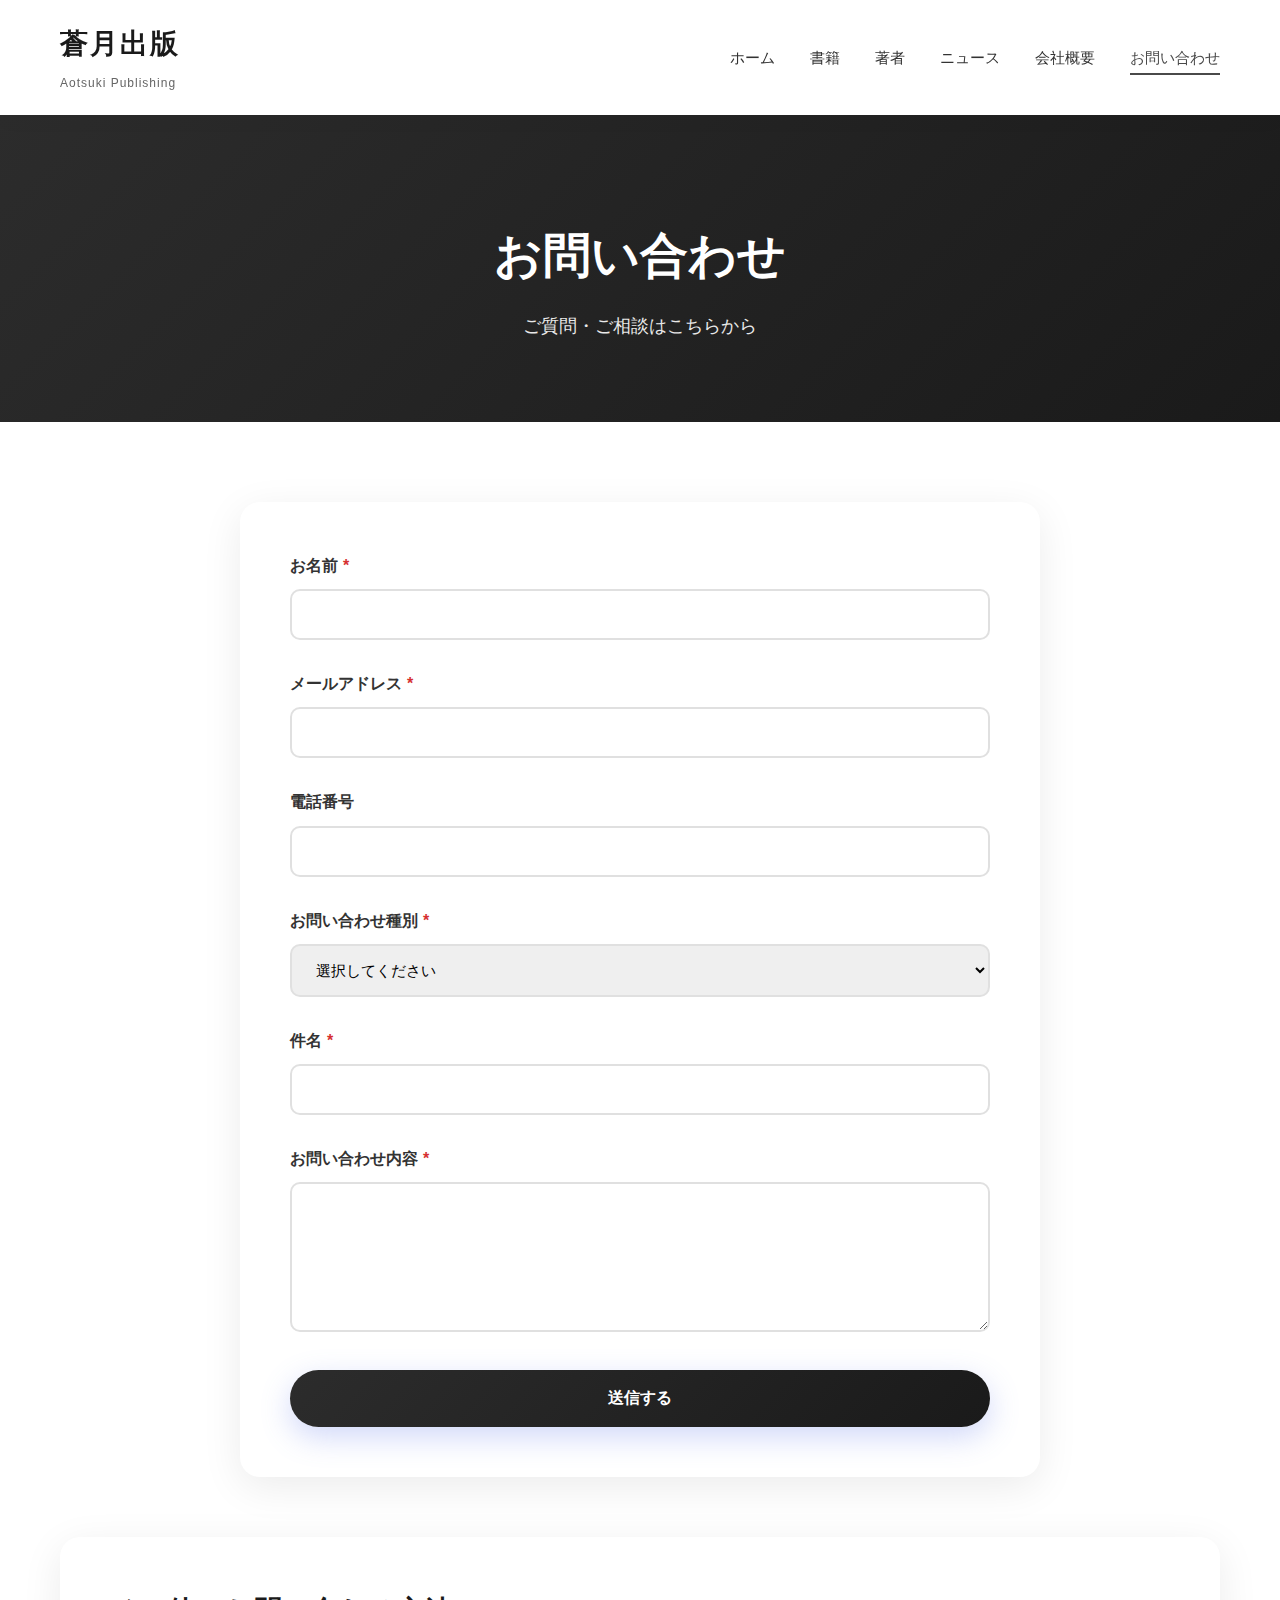
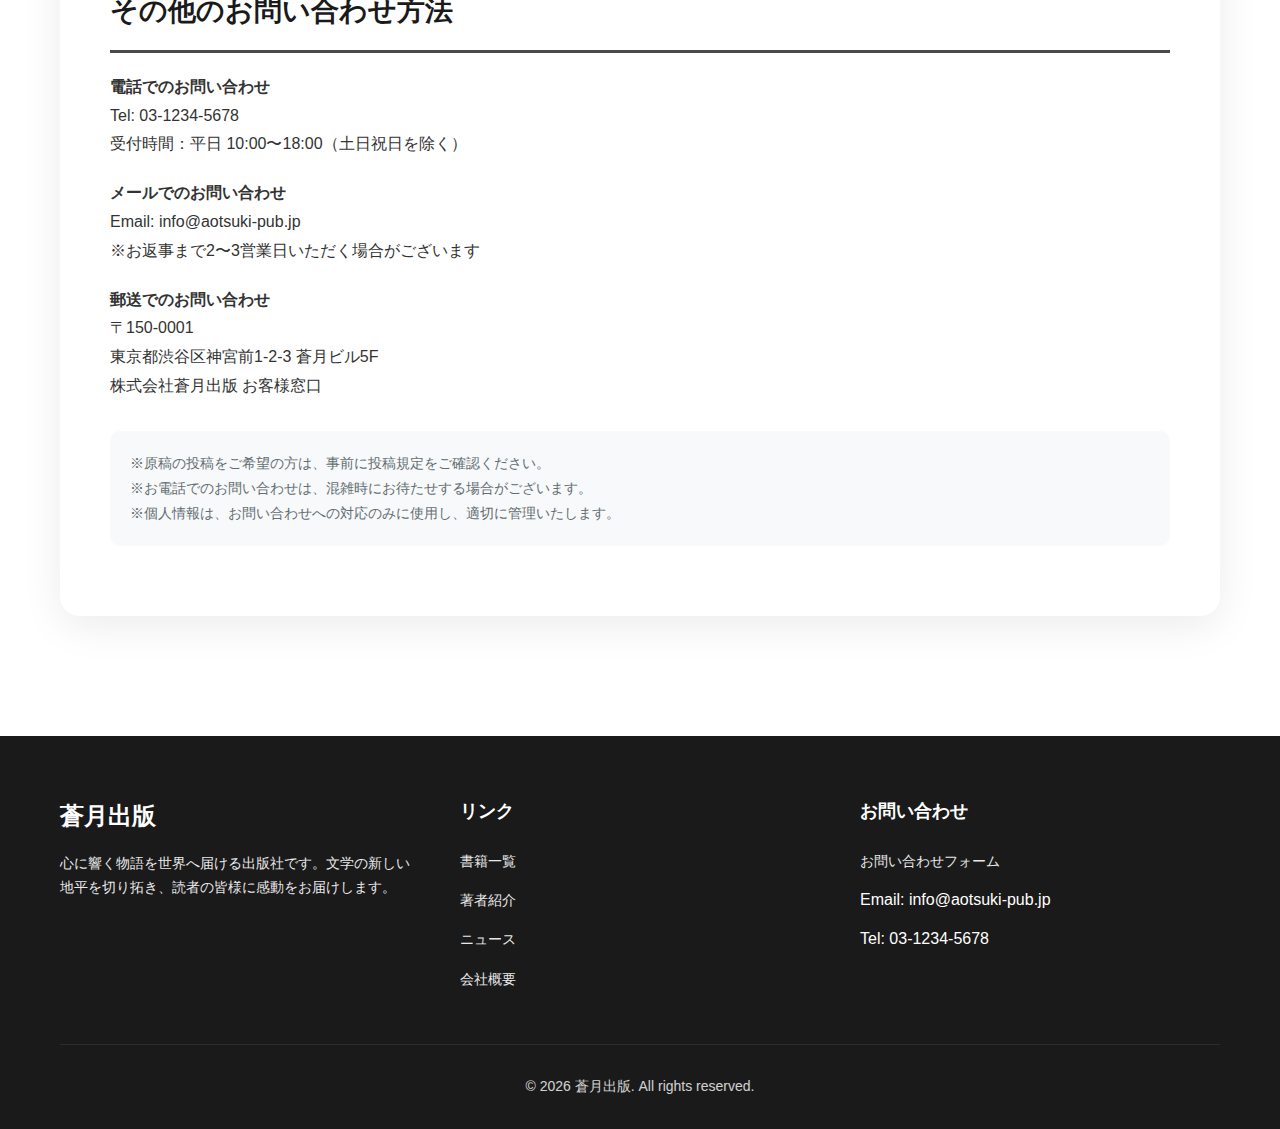
<file: contact.html>
<!DOCTYPE html>
<html lang="ja">
<head>
    <meta charset="UTF-8">
    <meta name="viewport" content="width=device-width, initial-scale=1.0">
    <title>お問い合わせ - 蒼月出版</title>
    <link rel="stylesheet" href="styles.css">
    <link rel="stylesheet" href="pages.css">
</head>
<body>
    <!-- ヘッダー -->
    <header class="header">
        <div class="container">
            <div class="logo">
                <h1>蒼月出版</h1>
                <span class="logo-subtitle">Aotsuki Publishing</span>
            </div>
            <nav class="nav">
                <a href="index.html" class="nav-link">ホーム</a>
                <a href="books.html" class="nav-link">書籍</a>
                <a href="authors.html" class="nav-link">著者</a>
                <a href="news.html" class="nav-link">ニュース</a>
                <a href="about.html" class="nav-link">会社概要</a>
                <a href="contact.html" class="nav-link active">お問い合わせ</a>
            </nav>
            <button class="menu-toggle" id="menuToggle">
                <span></span>
                <span></span>
                <span></span>
            </button>
        </div>
    </header>

    <!-- ページヘッダー -->
    <section class="page-header">
        <div class="container">
            <h1 class="page-title">お問い合わせ</h1>
            <p class="page-subtitle">ご質問・ご相談はこちらから</p>
        </div>
    </section>

    <!-- お問い合わせフォーム -->
    <section class="contact-section">
        <div class="container">
            <form class="contact-form" id="contactForm">
                <div class="form-group">
                    <label for="name" class="form-label required">お名前</label>
                    <input type="text" id="name" name="name" class="form-input" required>
                </div>

                <div class="form-group">
                    <label for="email" class="form-label required">メールアドレス</label>
                    <input type="email" id="email" name="email" class="form-input" required>
                </div>

                <div class="form-group">
                    <label for="phone" class="form-label">電話番号</label>
                    <input type="tel" id="phone" name="phone" class="form-input">
                </div>

                <div class="form-group">
                    <label for="category" class="form-label required">お問い合わせ種別</label>
                    <select id="category" name="category" class="form-select" required>
                        <option value="">選択してください</option>
                        <option value="book">書籍について</option>
                        <option value="author">著者について</option>
                        <option value="order">注文・配送について</option>
                        <option value="rights">著作権・版権について</option>
                        <option value="submission">原稿投稿について</option>
                        <option value="media">取材・メディア掲載について</option>
                        <option value="other">その他</option>
                    </select>
                </div>

                <div class="form-group">
                    <label for="subject" class="form-label required">件名</label>
                    <input type="text" id="subject" name="subject" class="form-input" required>
                </div>

                <div class="form-group">
                    <label for="message" class="form-label required">お問い合わせ内容</label>
                    <textarea id="message" name="message" class="form-textarea" required></textarea>
                </div>

                <button type="submit" class="form-submit">送信する</button>
            </form>

            <div class="about-content" style="margin-top: 60px;">
                <h2>その他のお問い合わせ方法</h2>
                <p>
                    <strong>電話でのお問い合わせ</strong><br>
                    Tel: 03-1234-5678<br>
                    受付時間：平日 10:00〜18:00（土日祝日を除く）
                </p>
                <p>
                    <strong>メールでのお問い合わせ</strong><br>
                    Email: info@aotsuki-pub.jp<br>
                    ※お返事まで2〜3営業日いただく場合がございます
                </p>
                <p>
                    <strong>郵送でのお問い合わせ</strong><br>
                    〒150-0001<br>
                    東京都渋谷区神宮前1-2-3 蒼月ビル5F<br>
                    株式会社蒼月出版 お客様窓口
                </p>
                <p style="margin-top: 30px; padding: 20px; background: #f8f9fa; border-radius: 10px; font-size: 14px; color: #636e72;">
                    ※原稿の投稿をご希望の方は、事前に投稿規定をご確認ください。<br>
                    ※お電話でのお問い合わせは、混雑時にお待たせする場合がございます。<br>
                    ※個人情報は、お問い合わせへの対応のみに使用し、適切に管理いたします。
                </p>
            </div>
        </div>
    </section>

    <!-- フッター -->
    <footer class="footer">
        <div class="container">
            <div class="footer-content">
                <div class="footer-section">
                    <h3 class="footer-title">蒼月出版</h3>
                    <p class="footer-text">心に響く物語を世界へ届ける出版社です。文学の新しい地平を切り拓き、読者の皆様に感動をお届けします。</p>
                </div>
                <div class="footer-section">
                    <h4 class="footer-heading">リンク</h4>
                    <ul class="footer-links">
                        <li><a href="books.html">書籍一覧</a></li>
                        <li><a href="authors.html">著者紹介</a></li>
                        <li><a href="news.html">ニュース</a></li>
                        <li><a href="about.html">会社概要</a></li>
                    </ul>
                </div>
                <div class="footer-section">
                    <h4 class="footer-heading">お問い合わせ</h4>
                    <ul class="footer-links">
                        <li><a href="contact.html">お問い合わせフォーム</a></li>
                        <li>Email: info@aotsuki-pub.jp</li>
                        <li>Tel: 03-1234-5678</li>
                    </ul>
                </div>
            </div>
            <div class="footer-bottom">
                <p>&copy; 2026 蒼月出版. All rights reserved.</p>
            </div>
        </div>
    </footer>

    <script src="script.js"></script>
    <script src="contact.js"></script>
</body>
</html>
</file>
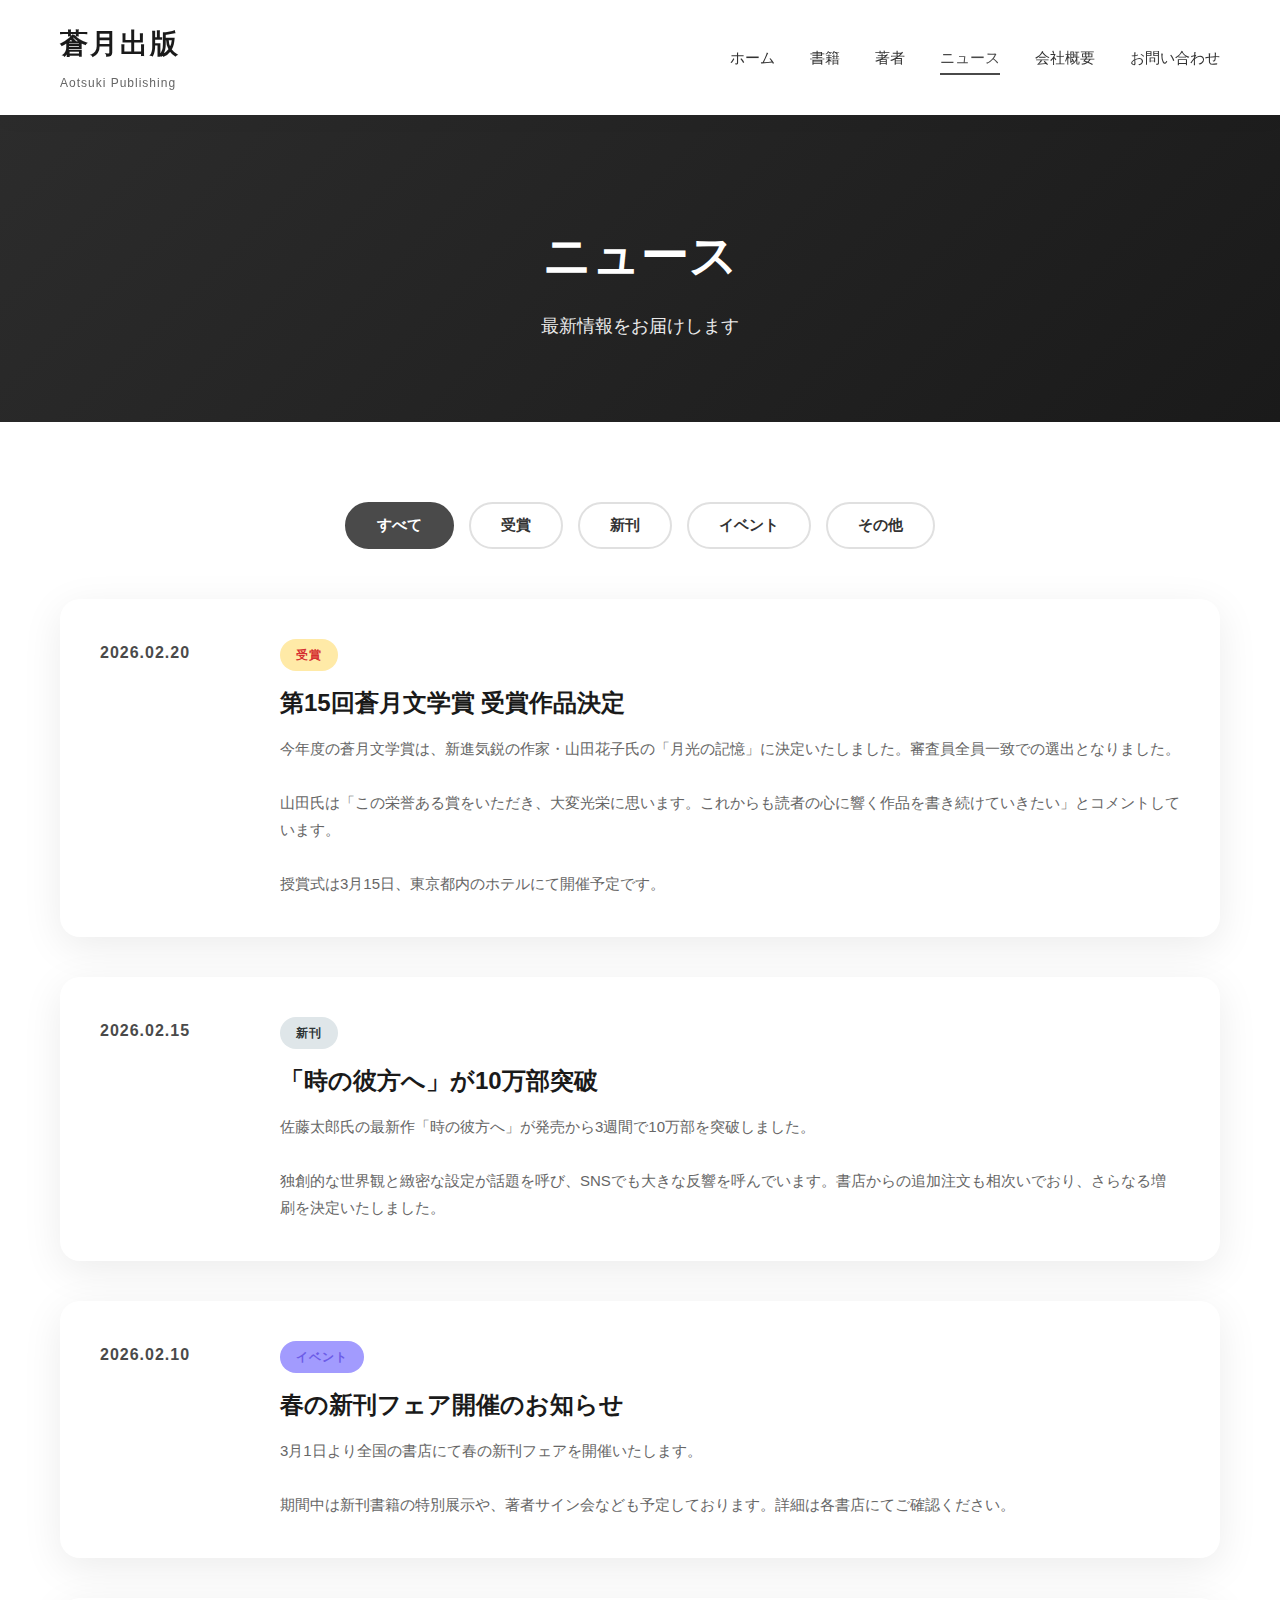
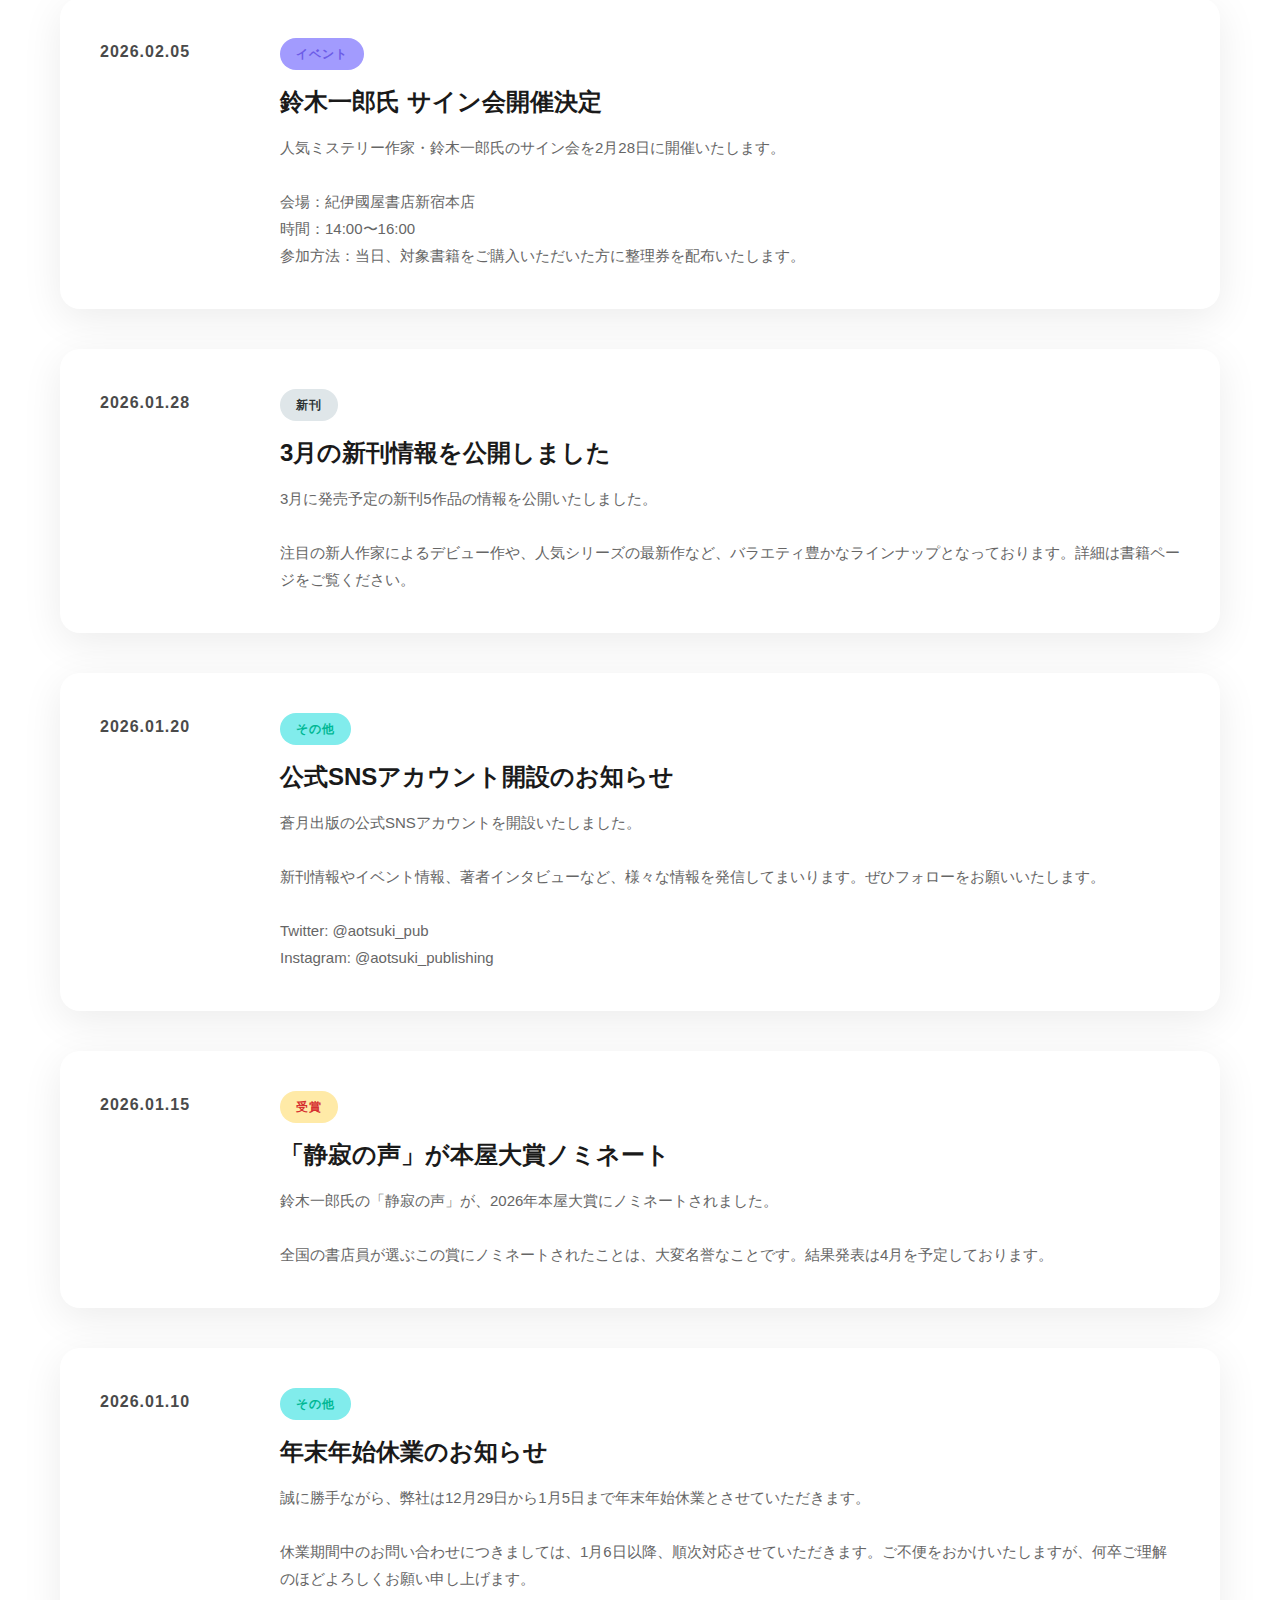
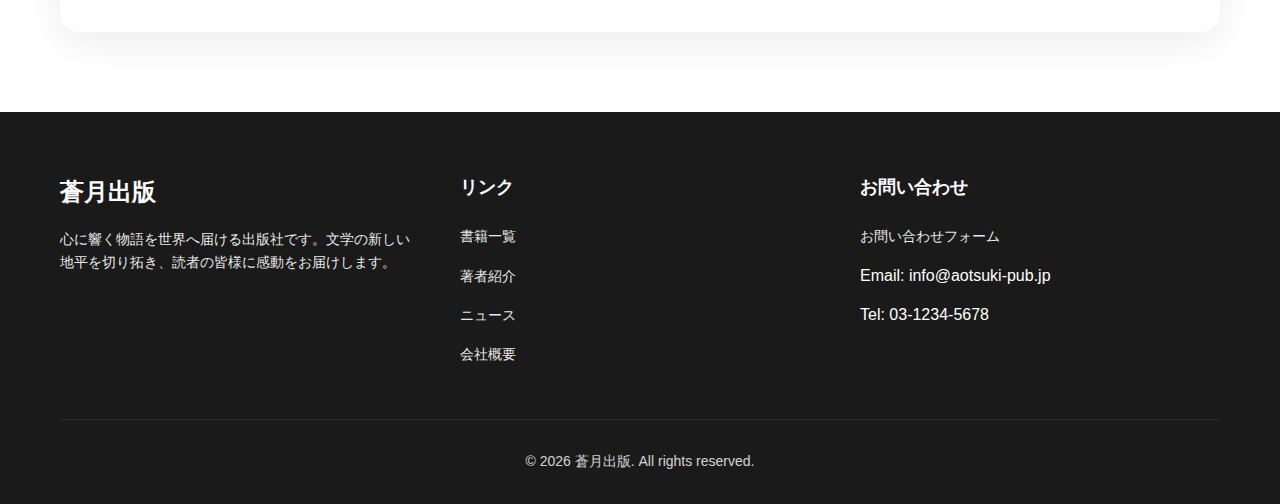
<file: news.html>
<!DOCTYPE html>
<html lang="ja">
<head>
    <meta charset="UTF-8">
    <meta name="viewport" content="width=device-width, initial-scale=1.0">
    <title>ニュース - 蒼月出版</title>
    <link rel="stylesheet" href="styles.css">
    <link rel="stylesheet" href="pages.css">
</head>
<body>
    <!-- ヘッダー -->
    <header class="header">
        <div class="container">
            <div class="logo">
                <h1>蒼月出版</h1>
                <span class="logo-subtitle">Aotsuki Publishing</span>
            </div>
            <nav class="nav">
                <a href="index.html" class="nav-link">ホーム</a>
                <a href="books.html" class="nav-link">書籍</a>
                <a href="authors.html" class="nav-link">著者</a>
                <a href="news.html" class="nav-link active">ニュース</a>
                <a href="about.html" class="nav-link">会社概要</a>
                <a href="contact.html" class="nav-link">お問い合わせ</a>
            </nav>
            <button class="menu-toggle" id="menuToggle">
                <span></span>
                <span></span>
                <span></span>
            </button>
        </div>
    </header>

    <!-- ページヘッダー -->
    <section class="page-header">
        <div class="container">
            <h1 class="page-title">ニュース</h1>
            <p class="page-subtitle">最新情報をお届けします</p>
        </div>
    </section>

    <!-- ニュース一覧 -->
    <section class="news-list-section">
        <div class="container">
            <div class="news-filters">
                <button class="filter-btn active" data-category="all">すべて</button>
                <button class="filter-btn" data-category="award">受賞</button>
                <button class="filter-btn" data-category="release">新刊</button>
                <button class="filter-btn" data-category="event">イベント</button>
                <button class="filter-btn" data-category="other">その他</button>
            </div>

            <div class="news-list">
                <article class="news-item" data-category="award">
                    <div class="news-item-date">2026.02.20</div>
                    <div class="news-item-content">
                        <div class="news-item-category award">受賞</div>
                        <h2 class="news-item-title">第15回蒼月文学賞 受賞作品決定</h2>
                        <p class="news-item-text">
                            今年度の蒼月文学賞は、新進気鋭の作家・山田花子氏の「月光の記憶」に決定いたしました。審査員全員一致での選出となりました。
                            <br><br>
                            山田氏は「この栄誉ある賞をいただき、大変光栄に思います。これからも読者の心に響く作品を書き続けていきたい」とコメントしています。
                            <br><br>
                            授賞式は3月15日、東京都内のホテルにて開催予定です。
                        </p>
                    </div>
                </article>

                <article class="news-item" data-category="release">
                    <div class="news-item-date">2026.02.15</div>
                    <div class="news-item-content">
                        <div class="news-item-category release">新刊</div>
                        <h2 class="news-item-title">「時の彼方へ」が10万部突破</h2>
                        <p class="news-item-text">
                            佐藤太郎氏の最新作「時の彼方へ」が発売から3週間で10万部を突破しました。
                            <br><br>
                            独創的な世界観と緻密な設定が話題を呼び、SNSでも大きな反響を呼んでいます。書店からの追加注文も相次いでおり、さらなる増刷を決定いたしました。
                        </p>
                    </div>
                </article>

                <article class="news-item" data-category="event">
                    <div class="news-item-date">2026.02.10</div>
                    <div class="news-item-content">
                        <div class="news-item-category event">イベント</div>
                        <h2 class="news-item-title">春の新刊フェア開催のお知らせ</h2>
                        <p class="news-item-text">
                            3月1日より全国の書店にて春の新刊フェアを開催いたします。
                            <br><br>
                            期間中は新刊書籍の特別展示や、著者サイン会なども予定しております。詳細は各書店にてご確認ください。
                        </p>
                    </div>
                </article>

                <article class="news-item" data-category="event">
                    <div class="news-item-date">2026.02.05</div>
                    <div class="news-item-content">
                        <div class="news-item-category event">イベント</div>
                        <h2 class="news-item-title">鈴木一郎氏 サイン会開催決定</h2>
                        <p class="news-item-text">
                            人気ミステリー作家・鈴木一郎氏のサイン会を2月28日に開催いたします。
                            <br><br>
                            会場：紀伊國屋書店新宿本店<br>
                            時間：14:00〜16:00<br>
                            参加方法：当日、対象書籍をご購入いただいた方に整理券を配布いたします。
                        </p>
                    </div>
                </article>

                <article class="news-item" data-category="release">
                    <div class="news-item-date">2026.01.28</div>
                    <div class="news-item-content">
                        <div class="news-item-category release">新刊</div>
                        <h2 class="news-item-title">3月の新刊情報を公開しました</h2>
                        <p class="news-item-text">
                            3月に発売予定の新刊5作品の情報を公開いたしました。
                            <br><br>
                            注目の新人作家によるデビュー作や、人気シリーズの最新作など、バラエティ豊かなラインナップとなっております。詳細は書籍ページをご覧ください。
                        </p>
                    </div>
                </article>

                <article class="news-item" data-category="other">
                    <div class="news-item-date">2026.01.20</div>
                    <div class="news-item-content">
                        <div class="news-item-category other">その他</div>
                        <h2 class="news-item-title">公式SNSアカウント開設のお知らせ</h2>
                        <p class="news-item-text">
                            蒼月出版の公式SNSアカウントを開設いたしました。
                            <br><br>
                            新刊情報やイベント情報、著者インタビューなど、様々な情報を発信してまいります。ぜひフォローをお願いいたします。
                            <br><br>
                            Twitter: @aotsuki_pub<br>
                            Instagram: @aotsuki_publishing
                        </p>
                    </div>
                </article>

                <article class="news-item" data-category="award">
                    <div class="news-item-date">2026.01.15</div>
                    <div class="news-item-content">
                        <div class="news-item-category award">受賞</div>
                        <h2 class="news-item-title">「静寂の声」が本屋大賞ノミネート</h2>
                        <p class="news-item-text">
                            鈴木一郎氏の「静寂の声」が、2026年本屋大賞にノミネートされました。
                            <br><br>
                            全国の書店員が選ぶこの賞にノミネートされたことは、大変名誉なことです。結果発表は4月を予定しております。
                        </p>
                    </div>
                </article>

                <article class="news-item" data-category="other">
                    <div class="news-item-date">2026.01.10</div>
                    <div class="news-item-content">
                        <div class="news-item-category other">その他</div>
                        <h2 class="news-item-title">年末年始休業のお知らせ</h2>
                        <p class="news-item-text">
                            誠に勝手ながら、弊社は12月29日から1月5日まで年末年始休業とさせていただきます。
                            <br><br>
                            休業期間中のお問い合わせにつきましては、1月6日以降、順次対応させていただきます。ご不便をおかけいたしますが、何卒ご理解のほどよろしくお願い申し上げます。
                        </p>
                    </div>
                </article>
            </div>
        </div>
    </section>

    <!-- フッター -->
    <footer class="footer">
        <div class="container">
            <div class="footer-content">
                <div class="footer-section">
                    <h3 class="footer-title">蒼月出版</h3>
                    <p class="footer-text">心に響く物語を世界へ届ける出版社です。文学の新しい地平を切り拓き、読者の皆様に感動をお届けします。</p>
                </div>
                <div class="footer-section">
                    <h4 class="footer-heading">リンク</h4>
                    <ul class="footer-links">
                        <li><a href="books.html">書籍一覧</a></li>
                        <li><a href="authors.html">著者紹介</a></li>
                        <li><a href="news.html">ニュース</a></li>
                        <li><a href="about.html">会社概要</a></li>
                    </ul>
                </div>
                <div class="footer-section">
                    <h4 class="footer-heading">お問い合わせ</h4>
                    <ul class="footer-links">
                        <li><a href="contact.html">お問い合わせフォーム</a></li>
                        <li>Email: info@aotsuki-pub.jp</li>
                        <li>Tel: 03-1234-5678</li>
                    </ul>
                </div>
            </div>
            <div class="footer-bottom">
                <p>&copy; 2026 蒼月出版. All rights reserved.</p>
            </div>
        </div>
    </footer>

    <script src="script.js"></script>
    <script src="news.js"></script>
</body>
</html>
</file>
<file: styles.css>
/* リセット & 基本設定 */
* {
    margin: 0;
    padding: 0;
    box-sizing: border-box;
}

:root {
    --primary-color: #1a1a1a;
    --secondary-color: #4a4a4a;
    --accent-color: #2c2c2c;
    --text-color: #333333;
    --text-light: #666666;
    --bg-color: #ffffff;
    --bg-light: #f5f5f5;
    --border-color: #e0e0e0;
    --gradient-1: linear-gradient(135deg, #2c2c2c 0%, #1a1a1a 100%);
    --gradient-2: linear-gradient(135deg, #4a4a4a 0%, #2c2c2c 100%);
    --shadow: 0 10px 40px rgba(0, 0, 0, 0.08);
    --shadow-hover: 0 15px 50px rgba(0, 0, 0, 0.12);
}

body {
    font-family: 'Hiragino Kaku Gothic ProN', 'Hiragino Sans', 'Yu Gothic', 'Meiryo', sans-serif;
    color: var(--text-color);
    line-height: 1.7;
    background-color: var(--bg-color);
}

.container {
    max-width: 1200px;
    margin: 0 auto;
    padding: 0 20px;
}

/* ヘッダー */
.header {
    position: sticky;
    top: 0;
    background: rgba(255, 255, 255, 0.95);
    backdrop-filter: blur(10px);
    box-shadow: 0 2px 20px rgba(0, 0, 0, 0.05);
    z-index: 1000;
    padding: 20px 0;
}

.header .container {
    display: flex;
    justify-content: space-between;
    align-items: center;
}

.logo h1 {
    font-size: 28px;
    font-weight: 700;
    color: var(--primary-color);
    letter-spacing: 2px;
}

.logo-subtitle {
    font-size: 12px;
    color: var(--text-light);
    letter-spacing: 1px;
}

.nav {
    display: flex;
    gap: 35px;
}

.nav-link {
    text-decoration: none;
    color: var(--text-color);
    font-weight: 500;
    font-size: 15px;
    transition: all 0.3s ease;
    position: relative;
}

.nav-link::after {
    content: '';
    position: absolute;
    bottom: -5px;
    left: 0;
    width: 0;
    height: 2px;
    background: var(--secondary-color);
    transition: width 0.3s ease;
}

.nav-link:hover::after,
.nav-link.active::after {
    width: 100%;
}

.nav-link:hover,
.nav-link.active {
    color: var(--secondary-color);
}

.menu-toggle {
    display: none;
    flex-direction: column;
    gap: 5px;
    background: none;
    border: none;
    cursor: pointer;
}

.menu-toggle span {
    width: 25px;
    height: 3px;
    background: var(--primary-color);
    transition: all 0.3s ease;
}

/* ヒーローセクション */
.hero {
    position: relative;
    min-height: 600px;
    display: flex;
    align-items: center;
    padding: 100px 20px;
    overflow: hidden;
    background: linear-gradient(135deg, #fafafa 0%, #e8e8e8 100%);
}

.hero-content {
    max-width: 600px;
    z-index: 2;
    margin-left: 10%;
}

.hero-title {
    font-size: 56px;
    font-weight: 800;
    line-height: 1.2;
    color: var(--primary-color);
    margin-bottom: 20px;
    animation: fadeInUp 0.8s ease;
}

.hero-subtitle {
    font-size: 20px;
    color: var(--text-light);
    margin-bottom: 40px;
    animation: fadeInUp 0.8s ease 0.2s both;
}

.hero-buttons {
    display: flex;
    gap: 20px;
    animation: fadeInUp 0.8s ease 0.4s both;
}

.btn {
    padding: 15px 35px;
    border-radius: 50px;
    text-decoration: none;
    font-weight: 600;
    font-size: 16px;
    transition: all 0.3s ease;
    display: inline-block;
}

.btn-primary {
    background: var(--gradient-1);
    color: white;
    box-shadow: 0 10px 30px rgba(0, 0, 0, 0.15);
}

.btn-primary:hover {
    transform: translateY(-3px);
    box-shadow: 0 15px 40px rgba(0, 0, 0, 0.2);
}

.btn-secondary {
    background: white;
    color: var(--primary-color);
    border: 2px solid var(--primary-color);
}

.btn-secondary:hover {
    background: var(--primary-color);
    color: white;
    transform: translateY(-3px);
}

.hero-visual {
    position: absolute;
    right: 10%;
    top: 50%;
    transform: translateY(-50%);
    z-index: 1;
}

.hero-circle {
    position: absolute;
    border-radius: 50%;
    opacity: 0.4;
    animation: float 6s ease-in-out infinite;
}

.circle-1 {
    width: 300px;
    height: 300px;
    background: linear-gradient(135deg, #d0d0d0 0%, #a0a0a0 100%);
    top: -50px;
    right: 0;
}

.circle-2 {
    width: 200px;
    height: 200px;
    background: linear-gradient(135deg, #b8b8b8 0%, #8a8a8a 100%);
    top: 100px;
    right: 200px;
    animation-delay: 1s;
}

.circle-3 {
    width: 150px;
    height: 150px;
    background: linear-gradient(135deg, #c5c5c5 0%, #959595 100%);
    top: 250px;
    right: 50px;
    animation-delay: 2s;
}

/* セクション共通 */
section {
    padding: 100px 0;
}

.section-header {
    display: flex;
    justify-content: space-between;
    align-items: center;
    margin-bottom: 50px;
}

.section-title {
    font-size: 42px;
    font-weight: 700;
    color: var(--primary-color);
    position: relative;
    padding-bottom: 15px;
}

.section-title::after {
    content: '';
    position: absolute;
    bottom: 0;
    left: 0;
    width: 80px;
    height: 4px;
    background: var(--gradient-1);
    border-radius: 2px;
}

.view-all {
    color: var(--secondary-color);
    text-decoration: none;
    font-weight: 600;
    font-size: 16px;
    transition: all 0.3s ease;
}

.view-all:hover {
    transform: translateX(5px);
}

/* ニュースセクション */
.news-section {
    background: var(--bg-light);
}

.news-grid {
    display: grid;
    grid-template-columns: repeat(auto-fit, minmax(350px, 1fr));
    gap: 30px;
}

.news-card {
    background: white;
    border-radius: 20px;
    padding: 35px;
    box-shadow: var(--shadow);
    transition: all 0.3s ease;
}

.news-card:hover {
    transform: translateY(-10px);
    box-shadow: var(--shadow-hover);
}

.news-card.featured {
    grid-column: span 1;
    background: var(--gradient-1);
    color: white;
}

.news-card.featured .news-date,
.news-card.featured .news-title,
.news-card.featured .news-excerpt {
    color: white;
}

.news-date {
    font-size: 14px;
    color: var(--text-light);
    font-weight: 600;
    margin-bottom: 15px;
    letter-spacing: 1px;
}

.news-title {
    font-size: 22px;
    font-weight: 700;
    color: var(--primary-color);
    margin-bottom: 15px;
    line-height: 1.4;
}

.news-excerpt {
    font-size: 15px;
    color: var(--text-light);
    margin-bottom: 20px;
    line-height: 1.7;
}

.news-link {
    color: var(--secondary-color);
    text-decoration: none;
    font-weight: 600;
    font-size: 15px;
    transition: all 0.3s ease;
}

.news-card.featured .news-link {
    color: white;
}

.news-link:hover {
    transform: translateX(5px);
}

/* 書籍セクション */
.books-grid {
    display: grid;
    grid-template-columns: repeat(auto-fill, minmax(250px, 1fr));
    gap: 40px;
    margin-bottom: 50px;
}

.book-card {
    transition: all 0.3s ease;
    cursor: pointer;
}

.book-card:hover {
    transform: translateY(-10px);
}

.book-cover {
    margin-bottom: 20px;
    border-radius: 15px;
    overflow: hidden;
    box-shadow: var(--shadow);
    transition: all 0.3s ease;
}

.book-card:hover .book-cover {
    box-shadow: var(--shadow-hover);
}

.book-placeholder {
    aspect-ratio: 2/3;
    display: flex;
    align-items: center;
    justify-content: center;
    color: white;
    font-size: 18px;
    font-weight: 700;
    padding: 20px;
    text-align: center;
}

.book-title-overlay {
    text-shadow: 0 2px 10px rgba(0, 0, 0, 0.3);
}

.book-info {
    text-align: center;
}

.book-title {
    font-size: 18px;
    font-weight: 700;
    color: var(--primary-color);
    margin-bottom: 8px;
}

.book-author {
    font-size: 14px;
    color: var(--text-light);
    margin-bottom: 10px;
}

.book-price {
    font-size: 16px;
    font-weight: 700;
    color: var(--primary-color);
}

.text-center {
    text-align: center;
}

/* 著者セクション */
.authors-section {
    background: var(--bg-light);
}

.authors-grid {
    display: grid;
    grid-template-columns: repeat(auto-fit, minmax(300px, 1fr));
    gap: 40px;
}

.author-card {
    background: white;
    border-radius: 20px;
    padding: 40px;
    text-align: center;
    box-shadow: var(--shadow);
    transition: all 0.3s ease;
}

.author-card:hover {
    transform: translateY(-10px);
    box-shadow: var(--shadow-hover);
}

.author-image {
    width: 120px;
    height: 120px;
    margin: 0 auto 25px;
    border-radius: 50%;
    overflow: hidden;
    background: var(--gradient-1);
    box-shadow: 0 10px 30px rgba(0, 0, 0, 0.15);
}

.author-placeholder {
    width: 100%;
    height: 100%;
    display: flex;
    align-items: center;
    justify-content: center;
    font-size: 48px;
    font-weight: 700;
    color: white;
}

.author-name {
    font-size: 22px;
    font-weight: 700;
    color: var(--primary-color);
    margin-bottom: 8px;
}

.author-genre {
    font-size: 14px;
    color: var(--text-light);
    font-weight: 600;
    margin-bottom: 15px;
}

.author-bio {
    font-size: 15px;
    color: var(--text-light);
    line-height: 1.7;
}

/* フッター */
.footer {
    background: var(--primary-color);
    color: white;
    padding: 60px 0 30px;
}

.footer-content {
    display: grid;
    grid-template-columns: repeat(auto-fit, minmax(250px, 1fr));
    gap: 40px;
    margin-bottom: 40px;
}

.footer-title {
    font-size: 24px;
    font-weight: 700;
    margin-bottom: 15px;
}

.footer-text {
    font-size: 14px;
    line-height: 1.7;
    opacity: 0.9;
}

.footer-heading {
    font-size: 18px;
    font-weight: 700;
    margin-bottom: 20px;
}

.footer-links {
    list-style: none;
}

.footer-links li {
    margin-bottom: 12px;
}

.footer-links a {
    color: white;
    text-decoration: none;
    font-size: 14px;
    opacity: 0.9;
    transition: all 0.3s ease;
}

.footer-links a:hover {
    opacity: 1;
    padding-left: 5px;
}

.footer-bottom {
    text-align: center;
    padding-top: 30px;
    border-top: 1px solid rgba(255, 255, 255, 0.1);
    font-size: 14px;
    opacity: 0.8;
}

/* アニメーション */
@keyframes fadeInUp {
    from {
        opacity: 0;
        transform: translateY(30px);
    }
    to {
        opacity: 1;
        transform: translateY(0);
    }
}

@keyframes float {
    0%, 100% {
        transform: translateY(0);
    }
    50% {
        transform: translateY(-20px);
    }
}

/* レスポンシブ */
@media (max-width: 768px) {
    .nav {
        display: none;
    }
    
    .menu-toggle {
        display: flex;
    }
    
    .hero {
        min-height: 500px;
        padding: 60px 20px;
    }
    
    .hero-content {
        margin-left: 0;
    }
    
    .hero-title {
        font-size: 36px;
    }
    
    .hero-subtitle {
        font-size: 16px;
    }
    
    .hero-visual {
        opacity: 0.3;
    }
    
    .hero-buttons {
        flex-direction: column;
    }
    
    .section-title {
        font-size: 32px;
    }
    
    .news-grid {
        grid-template-columns: 1fr;
    }
    
    .books-grid {
        grid-template-columns: repeat(auto-fill, minmax(150px, 1fr));
        gap: 20px;
    }
    
    section {
        padding: 60px 0;
    }
}
</file>
<file: pages.css>
/* ページ共通スタイル */
.page-header {
    background: var(--gradient-1);
    color: white;
    padding: 100px 0 80px;
    text-align: center;
}

.page-title {
    font-size: 48px;
    font-weight: 800;
    margin-bottom: 15px;
    animation: fadeInUp 0.8s ease;
}

.page-subtitle {
    font-size: 18px;
    opacity: 0.9;
    animation: fadeInUp 0.8s ease 0.2s both;
}

/* ニュース一覧ページ */
.news-list-section {
    padding: 80px 0;
}

.news-filters {
    display: flex;
    gap: 15px;
    margin-bottom: 50px;
    flex-wrap: wrap;
    justify-content: center;
}

.filter-btn {
    padding: 12px 30px;
    border: 2px solid var(--border-color);
    background: white;
    color: var(--text-color);
    border-radius: 50px;
    font-size: 15px;
    font-weight: 600;
    cursor: pointer;
    transition: all 0.3s ease;
}

.filter-btn:hover,
.filter-btn.active {
    background: var(--secondary-color);
    color: white;
    border-color: var(--secondary-color);
}

.news-list {
    display: flex;
    flex-direction: column;
    gap: 40px;
}

.news-item {
    display: grid;
    grid-template-columns: 150px 1fr;
    gap: 30px;
    padding: 40px;
    background: white;
    border-radius: 20px;
    box-shadow: var(--shadow);
    transition: all 0.3s ease;
}

.news-item:hover {
    transform: translateY(-5px);
    box-shadow: var(--shadow-hover);
}

.news-item-date {
    font-size: 16px;
    font-weight: 700;
    color: var(--secondary-color);
    letter-spacing: 1px;
}

.news-item-category {
    display: inline-block;
    padding: 6px 16px;
    border-radius: 20px;
    font-size: 12px;
    font-weight: 700;
    margin-bottom: 15px;
    letter-spacing: 1px;
}

.news-item-category.award {
    background: #ffeaa7;
    color: #d63031;
}

.news-item-category.release {
    background: #dfe6e9;
    color: #2d3436;
}

.news-item-category.event {
    background: #a29bfe;
    color: #6c5ce7;
}

.news-item-category.other {
    background: #81ecec;
    color: #00b894;
}

.news-item-title {
    font-size: 24px;
    font-weight: 700;
    color: var(--primary-color);
    margin-bottom: 15px;
    line-height: 1.4;
}

.news-item-text {
    font-size: 15px;
    color: var(--text-light);
    line-height: 1.8;
}

/* 書籍一覧ページ */
.books-list-section {
    padding: 80px 0;
}

.books-filters {
    display: flex;
    gap: 15px;
    margin-bottom: 50px;
    flex-wrap: wrap;
    justify-content: center;
}

/* 書籍詳細カード */
.book-detail-card {
    background: white;
    border-radius: 20px;
    padding: 50px;
    box-shadow: var(--shadow);
    margin-bottom: 40px;
}

.book-detail-grid {
    display: grid;
    grid-template-columns: 300px 1fr;
    gap: 50px;
}

.book-detail-cover {
    border-radius: 15px;
    overflow: hidden;
    box-shadow: var(--shadow);
}

.book-detail-info h2 {
    font-size: 32px;
    font-weight: 700;
    color: var(--primary-color);
    margin-bottom: 15px;
}

.book-detail-author {
    font-size: 18px;
    color: var(--text-light);
    margin-bottom: 20px;
}

.book-detail-price {
    font-size: 24px;
    font-weight: 700;
    color: var(--secondary-color);
    margin-bottom: 30px;
}

.book-detail-description {
    font-size: 16px;
    color: var(--text-color);
    line-height: 1.8;
    margin-bottom: 30px;
}

.book-detail-meta {
    display: grid;
    grid-template-columns: repeat(2, 1fr);
    gap: 20px;
    margin-top: 30px;
    padding-top: 30px;
    border-top: 1px solid var(--border-color);
}

.book-meta-item {
    font-size: 14px;
}

.book-meta-label {
    color: var(--text-light);
    margin-bottom: 5px;
}

.book-meta-value {
    font-weight: 600;
    color: var(--text-color);
}

/* 著者一覧ページ */
.authors-list-section {
    padding: 80px 0;
}

.author-works {
    margin-top: 15px;
    padding-top: 15px;
    border-top: 1px solid var(--border-color);
    font-size: 14px;
    color: var(--text-light);
}

.book-genre {
    font-size: 13px;
    color: var(--secondary-color);
    font-weight: 600;
    margin-bottom: 8px;
}

.book-description {
    font-size: 14px;
    color: var(--text-light);
    line-height: 1.6;
    margin-top: 15px;
}

/* 著者詳細 */
.author-detail-card {
    background: white;
    border-radius: 20px;
    padding: 50px;
    box-shadow: var(--shadow);
    margin-bottom: 40px;
}

.author-detail-header {
    display: grid;
    grid-template-columns: 200px 1fr;
    gap: 40px;
    margin-bottom: 40px;
}

.author-detail-image {
    width: 200px;
    height: 200px;
    border-radius: 50%;
    overflow: hidden;
    background: var(--gradient-1);
    box-shadow: var(--shadow);
}

.author-detail-info h2 {
    font-size: 32px;
    font-weight: 700;
    color: var(--primary-color);
    margin-bottom: 10px;
}

.author-detail-genre {
    font-size: 16px;
    color: var(--secondary-color);
    font-weight: 600;
    margin-bottom: 20px;
}

.author-detail-bio {
    font-size: 16px;
    color: var(--text-color);
    line-height: 1.8;
}

.author-books-section {
    margin-top: 40px;
    padding-top: 40px;
    border-top: 1px solid var(--border-color);
}

.author-books-section h3 {
    font-size: 24px;
    font-weight: 700;
    color: var(--primary-color);
    margin-bottom: 30px;
}

/* 会社概要ページ */
.about-section {
    padding: 80px 0;
}

.about-content {
    background: white;
    border-radius: 20px;
    padding: 50px;
    box-shadow: var(--shadow);
    margin-bottom: 40px;
}

.about-content h2 {
    font-size: 28px;
    font-weight: 700;
    color: var(--primary-color);
    margin-bottom: 20px;
    padding-bottom: 15px;
    border-bottom: 3px solid var(--secondary-color);
}

.about-content p {
    font-size: 16px;
    color: var(--text-color);
    line-height: 1.8;
    margin-bottom: 20px;
}

.company-info {
    display: grid;
    grid-template-columns: 200px 1fr;
    gap: 20px;
    margin-top: 30px;
}

.company-info-row {
    display: contents;
}

.company-info-label {
    font-weight: 600;
    color: var(--text-light);
}

.company-info-value {
    color: var(--text-color);
}

/* お問い合わせページ */
.contact-section {
    padding: 80px 0;
}

.contact-form {
    background: white;
    border-radius: 20px;
    padding: 50px;
    box-shadow: var(--shadow);
    max-width: 800px;
    margin: 0 auto;
}

.form-group {
    margin-bottom: 30px;
}

.form-label {
    display: block;
    font-size: 16px;
    font-weight: 600;
    color: var(--text-color);
    margin-bottom: 10px;
}

.form-label.required::after {
    content: '*';
    color: #d63031;
    margin-left: 5px;
}

.form-input,
.form-textarea,
.form-select {
    width: 100%;
    padding: 15px 20px;
    border: 2px solid var(--border-color);
    border-radius: 10px;
    font-size: 15px;
    font-family: inherit;
    transition: all 0.3s ease;
}

.form-input:focus,
.form-textarea:focus,
.form-select:focus {
    outline: none;
    border-color: var(--secondary-color);
    box-shadow: 0 0 0 3px rgba(108, 92, 231, 0.1);
}

.form-textarea {
    min-height: 150px;
    resize: vertical;
}

.form-submit {
    width: 100%;
    padding: 18px;
    background: var(--gradient-1);
    color: white;
    border: none;
    border-radius: 50px;
    font-size: 16px;
    font-weight: 700;
    cursor: pointer;
    transition: all 0.3s ease;
    box-shadow: 0 10px 30px rgba(102, 126, 234, 0.3);
}

.form-submit:hover {
    transform: translateY(-3px);
    box-shadow: 0 15px 40px rgba(102, 126, 234, 0.4);
}

/* レスポンシブ */
@media (max-width: 768px) {
    .page-title {
        font-size: 32px;
    }
    
    .news-item {
        grid-template-columns: 1fr;
        gap: 20px;
        padding: 30px;
    }
    
    .book-detail-grid,
    .author-detail-header {
        grid-template-columns: 1fr;
    }
    
    .company-info {
        grid-template-columns: 1fr;
    }
    
    .contact-form {
        padding: 30px;
    }
}
</file>
